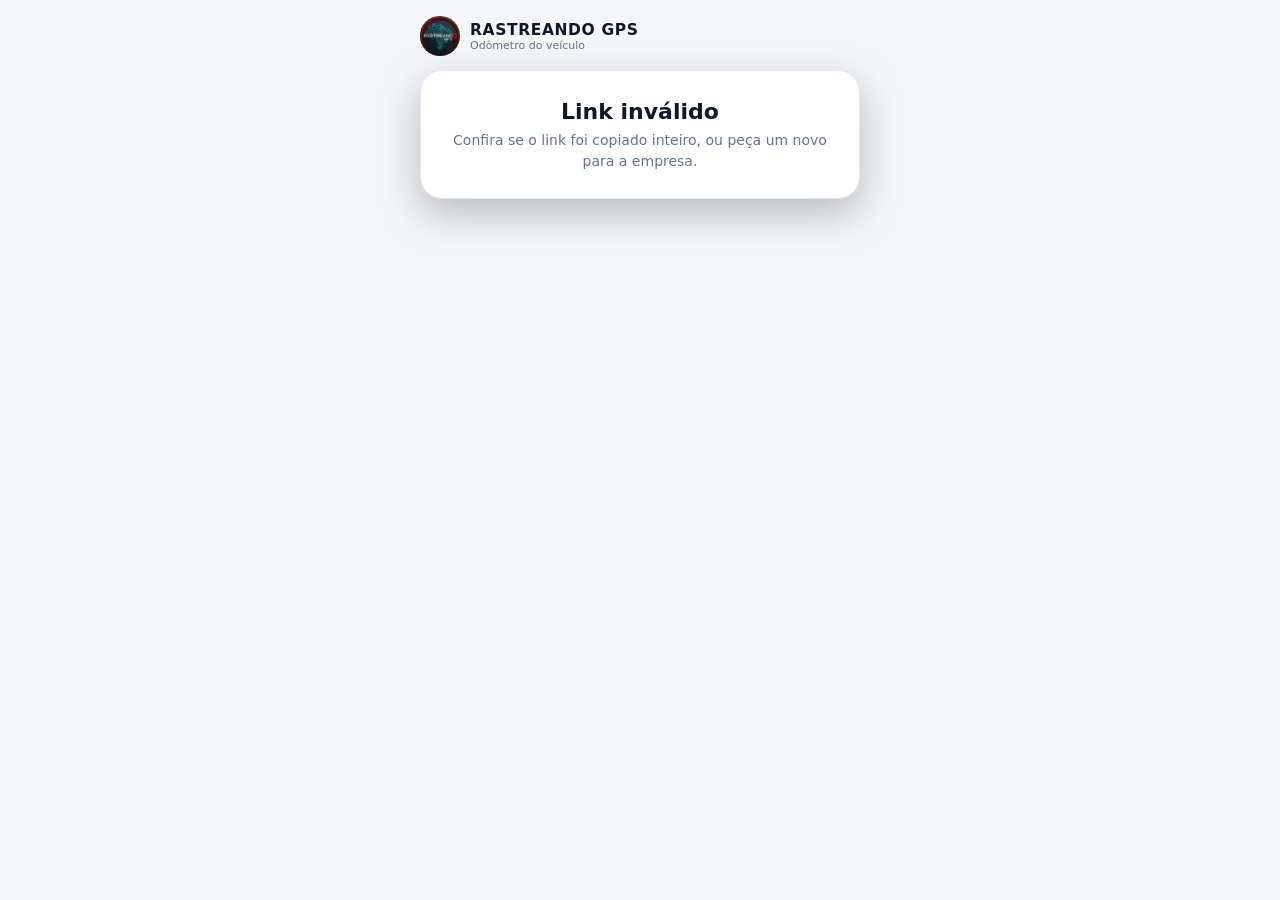
<file: checkout.html>
<!DOCTYPE html>
<html lang="pt-BR">
<head>
<meta charset="utf-8">
<meta name="viewport" content="width=device-width, initial-scale=1, viewport-fit=cover">
<meta name="robots" content="noindex, nofollow">
<meta name="referrer" content="strict-origin-when-cross-origin">
<meta name="theme-color" content="#0f1115">
<title>Odômetro do veículo · Rastreando GPS</title>
<link rel="icon" type="image/png" href="favicon.png">
<!--
  Página pública do CHECKOUT DO ODÔMETRO (Rastreando GPS, 20/10/2026, ideia do dono).
  O frotista manda este link para o motorista. O motorista digita o km do painel e envia: vira o checkout do veículo
  (a diferença conta como km rodado; combustível e troca de óleo recalculam). Sem login: só quem tem o código do link.
  Servidor: rastreamentoDesbloqueio, ações chkLinkVer e chkLinkEnviar.
-->
<style>
:root{--bg:#0f1115;--card:#181b22;--card2:#20242d;--line:#2a2f3a;--txt:#f1f5f9;--mut:#94a3b8;--green:#22c55e;--red:#ef4444;--cyan:#22d3ee}
@media (prefers-color-scheme: light){:root{--bg:#f4f6f9;--card:#fff;--card2:#eef2f6;--line:#e2e8f0;--txt:#0f172a;--mut:#64748b}}
*{box-sizing:border-box}
html,body{margin:0;background:var(--bg);color:var(--txt);font-family:Inter,system-ui,-apple-system,"Segoe UI",Roboto,sans-serif;-webkit-text-size-adjust:100%}
.pg{min-height:100vh;min-height:100dvh;display:flex;flex-direction:column;align-items:center;padding:calc(16px + env(safe-area-inset-top)) 16px calc(20px + env(safe-area-inset-bottom))}
.topo{width:100%;max-width:440px;display:flex;align-items:center;gap:10px;margin-bottom:14px}
.topo img{width:40px;height:40px;border-radius:50%;object-fit:cover}
.topo.comlogo img{border-radius:11px;object-fit:contain;background:#fff;box-shadow:0 2px 8px rgba(0,0,0,.18)}
.topo b{display:block;font-weight:800;font-size:15.5px;letter-spacing:.04em}
.topo small{display:block;font-size:11px;color:var(--mut)}
.card{width:100%;max-width:440px;background:var(--card);border:1px solid var(--line);border-radius:22px;padding:20px 18px 18px;box-shadow:0 14px 40px rgba(0,0,0,.25)}
.ico{display:flex;justify-content:center;margin:2px 0 10px}
.ico svg{width:190px;height:auto}
h1{margin:0;text-align:center;font-size:21px;line-height:1.25}
.veic{text-align:center;margin:6px 0 2px;font-weight:800;font-size:16px}
.placa{text-align:center;color:var(--mut);font-size:13px;letter-spacing:.12em}
.dica{color:var(--mut);font-size:13.5px;line-height:1.45;text-align:center;margin:12px 0 14px}
.campo{position:relative}
.campo input{width:100%;height:66px;border-radius:16px;border:2px solid var(--line);background:var(--card2);color:var(--txt);font:inherit;font-size:30px;font-weight:800;text-align:center;letter-spacing:.06em;padding:0 56px 0 16px}
.campo input:focus{outline:none;border-color:var(--cyan)}
.campo span{position:absolute;right:16px;top:50%;transform:translateY(-50%);font-weight:800;color:var(--mut)}
.ult{text-align:center;font-size:12.5px;color:var(--mut);margin-top:8px;min-height:18px}
.foto{display:flex;align-items:center;gap:12px;width:100%;height:auto;margin-top:12px;padding:12px 14px;border-radius:16px;border:2px dashed var(--line);background:var(--card2);color:var(--txt);box-shadow:none;text-align:left;font-size:14px}
.foto .fic{font-size:26px}
.foto b{display:block;font-size:15px}.foto small{display:block;color:var(--mut);font-size:12px;font-weight:600;margin-top:2px}
.foto.falta{border-color:var(--red)}
.prev{position:relative;margin-top:12px;border-radius:16px;overflow:hidden;border:1px solid var(--line)}
.prev img{display:block;width:100%;max-height:240px;object-fit:cover}
.prev button{position:absolute;right:10px;bottom:10px;width:auto;height:34px;padding:0 14px;border-radius:999px;background:rgba(15,23,42,.75);box-shadow:none;font-size:13px}
.busca{width:100%;height:46px;border-radius:14px;border:1px solid var(--line);background:var(--card2);color:var(--txt);font:inherit;font-size:15px;padding:0 14px;margin-bottom:10px}
.lista{display:flex;flex-direction:column;gap:8px;max-height:56vh;overflow:auto}
.lista .it{display:flex;align-items:center;gap:12px;width:100%;height:auto;padding:12px 14px;border-radius:14px;border:1px solid var(--line);background:var(--card2);color:var(--txt);box-shadow:none;text-align:left;font-size:14px}
.lista .it .pl{font-family:ui-monospace,Menlo,Consolas,monospace;font-weight:800;font-size:16px;letter-spacing:.08em;background:#fff;color:#0f172a;border:2px solid #1e3a8a;border-radius:6px;padding:3px 8px;flex:none;min-width:96px;text-align:center}
.lista .it b{display:block;font-size:14px}.lista .it small{display:block;color:var(--mut);font-size:12px;margin-top:2px}
.trocar{width:auto;height:32px;margin:0 0 6px;padding:0 12px;border-radius:999px;background:var(--card2);color:var(--txt);box-shadow:none;font-size:13px;border:1px solid var(--line)}
.erro{color:var(--red);font-weight:700;font-size:13.5px;text-align:center;min-height:20px;margin:10px 0 4px;line-height:1.4}
button{width:100%;height:56px;border:0;border-radius:16px;background:linear-gradient(135deg,#22c55e,#16a34a);color:#fff;font:inherit;font-size:17px;font-weight:800;cursor:pointer;box-shadow:0 8px 20px rgba(22,163,74,.3)}
button:disabled{opacity:.6}
.ok{text-align:center;padding:8px 0}
.ok .bola{width:84px;height:84px;border-radius:50%;margin:6px auto 12px;background:rgba(34,197,94,.14);display:flex;align-items:center;justify-content:center}
.ok .bola svg{width:44px;height:44px;stroke:var(--green);fill:none;stroke-width:3;stroke-linecap:round;stroke-linejoin:round}
.ok h2{margin:0 0 6px;font-size:22px}
.ok p{margin:0;color:var(--mut);font-size:14px;line-height:1.5}
.ok b{color:var(--txt)}
.rod{margin-top:16px;font-size:11px;color:var(--mut);display:flex;align-items:center;gap:6px}
.rod img{width:15px;height:15px;border-radius:50%;object-fit:cover}
.carrega{color:var(--mut);text-align:center;padding:40px 0}
[hidden]{display:none!important}
</style>
</head>
<body>
<div class="pg">
  <div class="topo" id="topo"><img id="topoImg" src="logo.jpeg" alt="" onerror="this.style.display='none'"><div><b id="topoNome">RASTREANDO GPS</b><small id="topoSub">Odômetro do veículo</small></div></div>
  <div class="card">
    <div class="carrega" id="carrega">Carregando…</div>
    <!-- 20/10/2026 (ideia do dono): link único da empresa — o motorista escolhe a placa primeiro -->
    <div id="escolha" hidden>
      <h1>Qual veículo você está usando?</h1>
      <p class="dica">Toque na placa do veículo para informar o km do painel.</p>
      <input class="busca" id="busca" type="search" placeholder="Buscar placa ou nome" autocomplete="off" hidden>
      <div class="lista" id="lista"></div>
    </div>
    <div id="form" hidden>
      <button type="button" class="trocar" id="trocar" hidden>‹ Trocar de veículo</button>
      <div class="ico" aria-hidden="true">
        <!-- desenho próprio de um painel com odômetro -->
        <svg viewBox="0 0 200 120">
          <defs><linearGradient id="g1" x1="0" y1="0" x2="0" y2="1"><stop offset="0" stop-color="#1e293b"/><stop offset="1" stop-color="#0b1220"/></linearGradient></defs>
          <path d="M14 104a86 86 0 0 1 172 0" fill="url(#g1)" stroke="#334155" stroke-width="4"/>
          <path d="M32 100a68 68 0 0 1 136 0" fill="none" stroke="#22d3ee" stroke-width="5" stroke-linecap="round" stroke-dasharray="4 10" opacity=".55"/>
          <path d="M132 50a68 68 0 0 1 36 50" fill="none" stroke="#ef4444" stroke-width="5" stroke-linecap="round" opacity=".8"/>
          <line x1="100" y1="100" x2="58" y2="72" stroke="#f97316" stroke-width="5" stroke-linecap="round"/>
          <circle cx="100" cy="100" r="9" fill="#f97316"/><circle cx="100" cy="100" r="4" fill="#0b1220"/>
          <rect x="66" y="62" width="68" height="19" rx="4" fill="#020617" stroke="#475569" stroke-width="1.5"/>
          <text x="100" y="76" text-anchor="middle" font-family="ui-monospace,Menlo,Consolas,monospace" font-size="11.5" font-weight="700" fill="#22d3ee" textLength="56" lengthAdjust="spacingAndGlyphs">048530</text>
        </svg>
      </div>
      <h1>Qual é o km do painel?</h1>
      <div class="veic" id="veic"></div>
      <div class="placa" id="placa"></div>
      <p class="dica">Olhe o <b>odômetro</b> no painel do veículo e digite só os números, sem ponto e sem vírgula.</p>
      <div class="campo"><input id="km" type="text" inputmode="numeric" pattern="[0-9]*" maxlength="9" autocomplete="off" placeholder="000000" aria-label="Km do painel"><span>km</span></div>
      <div class="ult" id="ult"></div>
      <!-- 20/10/2026 (decisão do dono): foto do painel obrigatória -->
      <input type="file" id="arq" accept="image/*" capture="environment" style="display:none">
      <button type="button" class="foto" id="btnFoto"><span class="fic">📷</span><span><b>Tirar foto do painel</b><small>Obrigatório: mostre o odômetro na foto</small></span></button>
      <div class="prev" id="prev" hidden><img id="prevImg" alt="Foto do painel"><button type="button" id="refazer">Tirar outra</button></div>
      <div class="erro" id="erro"></div>
      <button type="button" id="enviar">Enviar</button>
    </div>
    <div class="ok" id="ok" hidden>
      <div class="bola"><svg viewBox="0 0 24 24"><path d="M5 12.5l4.5 4.5L19 7.5"/></svg></div>
      <h2>Obrigado!</h2>
      <p id="okTxt"></p>
      <button type="button" class="trocar" id="outro" hidden style="margin-top:16px">Informar outro veículo</button>
    </div>
    <div class="ok" id="falha" hidden>
      <h2 id="falhaTit">Link indisponível</h2>
      <p id="falhaTxt"></p>
    </div>
  </div>
  <div class="rod" id="rod" hidden><img src="logo.jpeg" alt="" onerror="this.style.display='none'">Rastreado por Rastreando GPS</div>
</div>
<script>
const FN = 'https://southamerica-east1-rastreando-assinaturas.cloudfunctions.net/rastreamentoDesbloqueio';
const $ = id => document.getElementById(id);
const codigo = (new URLSearchParams(location.search).get('c') || '').trim();
const num = n => Number(n || 0).toLocaleString('pt-BR');
async function chamar(acao, extra) {
  const r = await fetch(FN, { method: 'POST', headers: { 'Content-Type': 'application/json' }, credentials: 'omit', body: JSON.stringify(Object.assign({ acao, codigo }, extra || {})) });
  let j = {}; try { j = await r.json(); } catch (e) {}
  if (!r.ok) { const e = new Error(r.status === 429 ? 'Muitos envios seguidos. Espere uns minutos e tente de novo.' : (j.erro || 'Não consegui falar com o servidor. Confira a internet.')); e.status = r.status; throw e; }
  return j;
}
function falhar(tit, txt) { $('carrega').hidden = true; $('form').hidden = true; $('falha').hidden = false; $('falhaTit').textContent = tit; $('falhaTxt').textContent = txt; }
let VEIC = null, LISTA = [], LOGO_OK = false; /* VEIC = id escolhido no link único */
const plTxt = p => p ? String(p).replace(/^([A-Z]{3})(\d)/, '$1-$2') : '';
function aplicarLogo(lg) {
  if (LOGO_OK || !lg || !/^data:image\//.test(lg.img || '')) return; LOGO_OK = true; /* logo do cliente (frotista Premium) */
  $('topo').classList.add('comlogo'); $('topoImg').style.display = ''; $('topoImg').src = lg.img;
  $('topoNome').textContent = lg.nome || ''; if (!lg.nome) $('topoNome').style.display = 'none';
  $('rod').hidden = false;
}
function pintarLista() {
  const q = ($('busca').value || '').toLowerCase().replace(/[^a-z0-9 ]/g, '');
  const l = LISTA.filter(x => !q || (x.placa + ' ' + x.nome).toLowerCase().replace(/[^a-z0-9 ]/g, '').includes(q));
  $('lista').innerHTML = l.map(x => '<button type="button" class="it" data-v="' + x.id + '">' + (x.placa ? '<span class="pl">' + plTxt(x.placa) + '</span>' : '') + '<span><b>' + String(x.nome).replace(/[<>&]/g, '') + '</b><small>' + (x.ultimo && x.ultimo.km ? 'Último: ' + num(x.ultimo.km) + ' km em ' + new Date(x.ultimo.em).toLocaleDateString('pt-BR', { timeZone: 'America/Sao_Paulo' }) : 'Ainda sem registro') + '</small></span></button>').join('') || '<p class="dica">Nenhum veículo com essa busca.</p>';
}
$('busca').addEventListener('input', pintarLista);
$('lista').addEventListener('click', e => { const b = e.target.closest('[data-v]'); if (!b) return; VEIC = +b.dataset.v; try { history.replaceState(null, '', '?c=' + encodeURIComponent(codigo) + '&v=' + VEIC); } catch (x) {} abrir(); });
$('outro').onclick = () => { $('ok').hidden = true; $('trocar').onclick(); };
$('trocar').onclick = () => { VEIC = null; $('enviar').disabled = false; $('enviar').textContent = 'Enviar'; FOTO.img = ''; FOTO.mini = ''; $('prev').hidden = true; $('btnFoto').hidden = false; $('km').value = ''; $('erro').textContent = ''; try { history.replaceState(null, '', '?c=' + encodeURIComponent(codigo)); } catch (x) {} abrir(); };
async function abrir() {
  if (!/^[A-Za-z0-9]{12,20}$/.test(codigo)) { falhar('Link inválido', 'Confira se o link foi copiado inteiro, ou peça um novo para a empresa.'); return; }
  if (VEIC === null) { const v0 = Number(new URLSearchParams(location.search).get('v')); if (v0 > 0) VEIC = v0; }
  $('carrega').hidden = false; $('form').hidden = true; $('escolha').hidden = true;
  try {
    const d = await chamar('chkLinkVer', VEIC ? { deviceId: VEIC } : {});
    aplicarLogo(d.logo);
    if (d.universal && d.lista) { /* link único: primeiro a placa */
      LISTA = d.lista || []; $('busca').hidden = LISTA.length < 7; pintarLista();
      document.title = 'Odômetro do veículo';
      $('carrega').hidden = true; $('escolha').hidden = false; return;
    }
    $('trocar').hidden = !d.universal;
    $('veic').textContent = d.nome || 'Veículo';
    $('placa').textContent = d.placa ? String(d.placa).replace(/^([A-Z]{3})(\d)/, '$1-$2') : '';
    $('ult').textContent = d.ultimo && d.ultimo.km ? 'Último registro: ' + num(d.ultimo.km) + ' km em ' + new Date(d.ultimo.em).toLocaleDateString('pt-BR', { timeZone: 'America/Sao_Paulo' }) : '';
    document.title = 'Odômetro · ' + (d.nome || 'Veículo');
    $('carrega').hidden = true; $('form').hidden = false;
    setTimeout(() => { try { $('km').focus(); } catch (e) {} }, 200);
  } catch (e) {
    if (e.status === 404 && VEIC) { VEIC = null; try { history.replaceState(null, '', '?c=' + encodeURIComponent(codigo)); } catch (x) {} abrir(); return; } /* veículo saiu da lista: volta para as placas */
    if (e.status === 410 && /indisponível no momento/i.test(e.message)) { falhar('Serviço indisponível no momento', 'Tente mais tarde ou fale com a empresa.'); return; }
    if (e.status === 404 || e.status === 410) falhar('Link indisponível', e.message);
    else falhar('Sem conexão', 'Não consegui abrir. Confira a internet e abra o link de novo.');
  }
}
$('km').addEventListener('input', () => { const v = $('km').value.replace(/\D/g, '').slice(0, 9); if ($('km').value !== v) $('km').value = v; $('erro').textContent = ''; });
$('km').addEventListener('keydown', e => { if (e.key === 'Enter') { e.preventDefault(); enviar(); } });
$('enviar').onclick = enviar;
/* foto: diminui no celular (até 1024 px, ~100 KB) e faz a miniatura (96 px) */
const FOTO = { img: '', mini: '' };
function reduzir(im, lado, q) { const k = Math.min(1, lado / Math.max(im.width, im.height)), c = document.createElement('canvas'); c.width = Math.max(1, Math.round(im.width * k)); c.height = Math.max(1, Math.round(im.height * k)); c.getContext('2d').drawImage(im, 0, 0, c.width, c.height); return c.toDataURL('image/jpeg', q); }
$('btnFoto').onclick = () => { $('arq').value = ''; $('arq').click(); };
$('refazer').onclick = () => { $('arq').value = ''; $('arq').click(); };
$('arq').addEventListener('change', () => {
  const f = $('arq').files && $('arq').files[0]; if (!f) return;
  if (!/^image\//.test(f.type || 'image/')) { $('erro').textContent = 'Escolha uma foto.'; return; }
  const url = URL.createObjectURL(f), im = new Image();
  im.onload = () => {
    try {
      let img = reduzir(im, 1024, 0.72); if (img.length > 250000) img = reduzir(im, 800, 0.6);
      FOTO.img = img; FOTO.mini = reduzir(im, 96, 0.6);
      $('prevImg').src = img; $('prev').hidden = false; $('btnFoto').hidden = true; $('btnFoto').classList.remove('falta'); $('erro').textContent = '';
    } catch (e) { $('erro').textContent = 'Não consegui usar essa foto. Tente de novo.'; }
    URL.revokeObjectURL(url);
  };
  im.onerror = () => { $('erro').textContent = 'Não consegui abrir a foto. Tente de novo.'; URL.revokeObjectURL(url); };
  im.src = url;
});
async function enviar() {
  const b = $('enviar'); if (b.disabled) return;
  const km = Number($('km').value.replace(/\D/g, ''));
  if (!(km > 0)) { $('erro').textContent = 'Digite o km que aparece no painel.'; $('km').focus(); return; }
  if (!FOTO.img) { $('erro').textContent = 'Tire a foto do painel para enviar.'; $('btnFoto').classList.add('falta'); return; }
  b.disabled = true; b.textContent = 'Enviando…'; $('erro').textContent = '';
  try {
    const r = await chamar('chkLinkEnviar', Object.assign({ km, foto: FOTO.img, mini: FOTO.mini }, VEIC ? { deviceId: VEIC } : {}));
    $('form').hidden = true; $('ok').hidden = false; $('outro').hidden = $('trocar').hidden;
    $('okTxt').innerHTML = 'Registramos <b>' + num(r.km) + ' km</b> no ' + (r.nome || 'veículo').replace(/[<>&]/g, '') + '.<br>Pode fechar esta página. Da próxima vez, use este mesmo link.';
  } catch (e) {
    $('erro').textContent = e.message; b.disabled = false; b.textContent = 'Enviar';
  }
}
abrir();
</script>
</body>
</html>
</file>
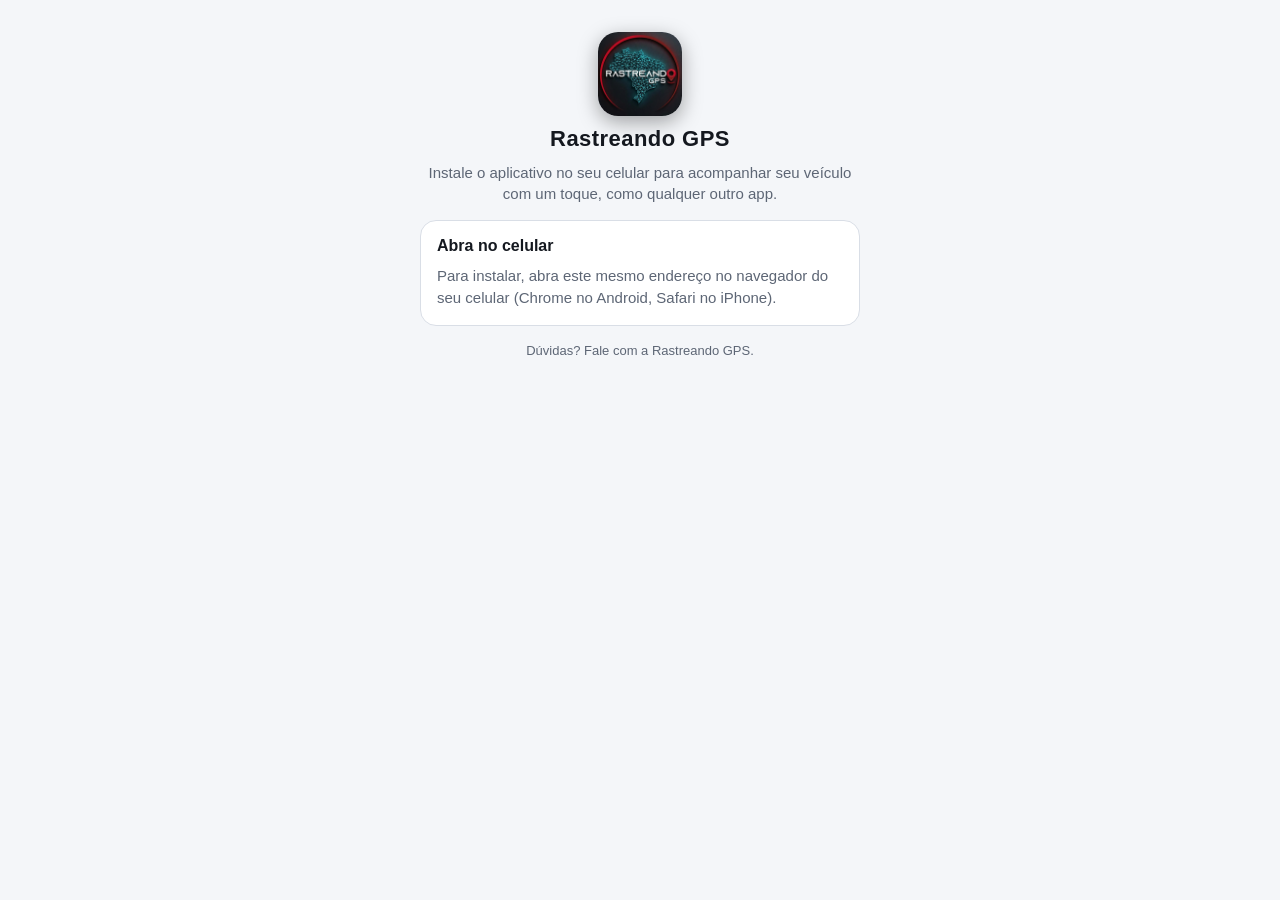
<file: instalar.html>
<!DOCTYPE html>
<html lang="pt-BR">
<head>
<meta charset="UTF-8">
<meta name="viewport" content="width=device-width, initial-scale=1, viewport-fit=cover">
<meta name="theme-color" content="#0f1115">
<title>Instalar o app Rastreando GPS</title>
<link rel="manifest" href="manifest.json">
<link rel="apple-touch-icon" href="apple-touch-icon.png">
<meta name="apple-mobile-web-app-capable" content="yes">
<meta name="mobile-web-app-capable" content="yes">
<meta name="apple-mobile-web-app-title" content="Rastreando">
<style>
:root{--bg:#0f1115;--card:#171a20;--card2:#1f232b;--line:#2a2f39;--txt:#f2f4f7;--mut:#9aa3b2;--red:#e3262f;--green:#33d17a;--amber:#f5b83d}
@media (prefers-color-scheme:light){:root{--bg:#f4f6f9;--card:#fff;--card2:#eef1f5;--line:#d9dee6;--txt:#14181f;--mut:#5d6675;--red:#d81f28;--green:#1a9e57;--amber:#b87800}}
*{box-sizing:border-box;margin:0;padding:0;-webkit-tap-highlight-color:transparent}
body{background:var(--bg);color:var(--txt);font-family:-apple-system,BlinkMacSystemFont,"Segoe UI",Roboto,Helvetica,Arial,sans-serif;min-height:100vh;min-height:100dvh;padding:24px 16px calc(24px + env(safe-area-inset-bottom));display:flex;justify-content:center}
main{width:100%;max-width:440px;display:flex;flex-direction:column;gap:16px}
.brand{display:flex;flex-direction:column;align-items:center;gap:10px;text-align:center;padding-top:8px}
.brand img{width:84px;height:84px;border-radius:20px;object-fit:cover;box-shadow:0 6px 20px rgba(0,0,0,.35)}
.brand h1{font-size:22px;letter-spacing:.02em}
.brand p{font-size:15px;color:var(--mut);line-height:1.4}
.card{background:var(--card);border:1px solid var(--line);border-radius:16px;padding:16px}
.card h2{font-size:16px;margin-bottom:10px}
.btn{display:flex;align-items:center;justify-content:center;gap:8px;width:100%;height:52px;border-radius:14px;font:inherit;font-weight:700;font-size:16px;border:0;cursor:pointer;text-decoration:none;color:#fff;background:var(--red)}
.btn[disabled]{opacity:.5;cursor:default}
.btn.out{background:var(--card2);color:var(--txt);border:1px solid var(--line)}
.steps{list-style:none;display:flex;flex-direction:column;gap:12px;counter-reset:s}
.steps li{display:flex;gap:12px;align-items:flex-start;font-size:15px;line-height:1.45;counter-increment:s}
.steps li::before{content:counter(s);flex:none;width:28px;height:28px;border-radius:50%;background:var(--red);color:#fff;font-weight:700;font-size:14px;display:flex;align-items:center;justify-content:center}
.steps svg{vertical-align:-5px;width:22px;height:22px;stroke:var(--red);fill:none;stroke-width:2;stroke-linecap:round;stroke-linejoin:round}
.aviso{background:rgba(245,184,61,.12);border:1px solid var(--amber);color:var(--txt);border-radius:12px;padding:12px 14px;font-size:14px;line-height:1.45}
.ok{background:rgba(51,209,122,.12);border:1px solid var(--green);border-radius:12px;padding:12px 14px;font-size:15px;line-height:1.45;font-weight:600}
.peq{font-size:13px;color:var(--mut);line-height:1.45;text-align:center}
/* iPhone: passo a passo ilustrado */
.passo{background:var(--card2);border:1px solid var(--line);border-radius:14px;padding:14px;display:flex;flex-direction:column;gap:10px}
.passo .t{display:flex;gap:10px;align-items:center;font-size:15px;line-height:1.35}
.passo .t::before{content:attr(data-n);flex:none;width:28px;height:28px;border-radius:50%;background:var(--red);color:#fff;font-weight:700;font-size:14px;display:flex;align-items:center;justify-content:center}
.mock{background:var(--bg);border:1px solid var(--line);border-radius:12px;padding:10px;font-size:13px;color:var(--mut)}
.bar{display:flex;align-items:center;justify-content:space-around;height:46px}
.bar .ic{width:36px;height:36px;display:flex;align-items:center;justify-content:center;border-radius:50%;opacity:.55}
.bar svg,.row svg{width:20px;height:20px;stroke:currentColor;fill:none;stroke-width:2;stroke-linecap:round;stroke-linejoin:round}
.dest{opacity:1!important;color:var(--red);position:relative;animation:pulso 1.4s ease-in-out infinite}
.dest::after{content:"";position:absolute;inset:-4px;border:2px solid var(--red);border-radius:50%}
.row{display:flex;align-items:center;justify-content:space-between;padding:10px 8px;border-bottom:1px solid var(--line);opacity:.6}
.row:last-child{border-bottom:0}
.row.dest{opacity:1;color:var(--txt);font-weight:700;background:rgba(227,38,47,.14);border:2px solid var(--red);border-radius:10px;animation:pulso 1.4s ease-in-out infinite}
.row.dest::after{display:none}
.dlg{display:flex;flex-direction:column;gap:10px}
.dlg .top{display:flex;justify-content:space-between;align-items:center;font-weight:600;color:var(--txt)}
.dlg .cancel{opacity:.6}
.dlg .add{padding:6px 14px;border-radius:10px;border:2px solid var(--red);color:var(--red);font-weight:700;animation:pulso 1.4s ease-in-out infinite}
.dlg .nm{display:flex;align-items:center;gap:10px;background:var(--card);border:1px solid var(--line);border-radius:10px;padding:8px;color:var(--txt)}
.dlg .nm img{width:36px;height:36px;border-radius:8px}
@keyframes pulso{0%,100%{transform:scale(1)}50%{transform:scale(1.07)}}
@media (prefers-reduced-motion:reduce){.dest,.row.dest,.dlg .add{animation:none}}
.carrossel{display:flex;gap:10px;overflow-x:auto;scroll-snap-type:x mandatory;-webkit-overflow-scrolling:touch;scrollbar-width:none;margin:0 -4px;padding:0 4px;align-items:stretch}
.carrossel::-webkit-scrollbar{display:none}
.carrossel .passo{flex:0 0 100%;scroll-snap-align:center;min-height:0}
.pontos{display:flex;justify-content:center;gap:8px;margin-top:12px}
.pontos i{width:8px;height:8px;border-radius:50%;background:var(--line);transition:.2s}
.pontos i.on{background:var(--red);width:22px;border-radius:4px}
#dicaDeslize{margin-top:8px}
#dicaIos{font-size:12.5px}
@media (max-height:760px){body{padding-top:14px}.brand{gap:6px;padding-top:0}.brand img{width:56px;height:56px;border-radius:14px}.brand h1{font-size:19px}.brand p{display:none}}
/* 04/11/2026 (dono): o quadro tem o tamanho do vídeo (sem faixas pretas dos lados) e o botão de som fica em cima dele */
/* 10/11/2026 (dono): vídeo menor e sem a caixa em volta, para o botão "Instalar o aplicativo" aparecer sem rolar a tela */
#videoIos{position:relative;width:min(78%,calc(44vh * 9 / 16));width:min(78%,calc(44svh * 9 / 16));margin:0 auto}
#ios{background:transparent;border:0;padding:0}
#ios h2{text-align:center;margin-bottom:8px}
#ios .peq{font-size:12.5px;line-height:1.35}
#videoIos video{display:block;width:100%;height:auto;aspect-ratio:9/16;object-fit:cover;border-radius:12px;background:#151b2b}
.vsom{position:absolute;left:50%;bottom:5%;transform:translateX(-50%);border:1.5px solid rgba(255,255,255,.6);border-radius:999px;background:rgba(10,15,30,.72);color:#fff;font:inherit;font-size:13px;font-weight:700;padding:8px 13px;cursor:pointer;white-space:nowrap;animation:vsomPulsa 1.4s ease-in-out infinite}
@keyframes vsomPulsa{50%{transform:translateX(-50%) scale(1.07);box-shadow:0 0 0 8px rgba(255,255,255,.12)}}
@media (prefers-reduced-motion:reduce){.vsom{animation:none}}
#dicaIos{font-size:13px;color:var(--mut);line-height:1.45}
[hidden]{display:none!important}
</style>
</head>
<body>
<main>
  <div class="brand">
    <img src="logo.jpeg" alt="" onerror="this.onerror=null;this.src='icon-192.png'">
    <h1>Rastreando GPS</h1>
    <p>Instale o aplicativo no seu celular para acompanhar seu veículo com um toque, como qualquer outro app.</p>
  </div>

  <div class="ok" id="jaInstalado" hidden>O aplicativo já está instalado neste aparelho.</div>
  <div class="ok" id="instaladoAgora" hidden>Pronto! O aplicativo foi instalado. Procure o ícone “Rastreando” na tela do seu celular.</div>

  <!-- Android -->
  <section class="card" id="android" hidden>
    <h2>Instalar no Android</h2>
    <div class="aviso" id="avisoAndroidWeb" hidden style="margin-bottom:12px">Esta página abriu dentro de outro aplicativo (como WhatsApp ou Instagram). Toque nos três pontinhos <b>⋮</b> e escolha <b>Abrir no Chrome</b> para poder instalar.</div>
    <button class="btn" id="btnInstalar" disabled>Instalar o aplicativo</button>
    <div id="manualAndroid" hidden style="margin-top:14px">
      <p class="peq" style="text-align:left;margin-bottom:10px">Se o botão não funcionar, faça assim no Chrome:</p>
      <ol class="steps">
        <li><span>Toque nos <b>três pontinhos ⋮</b> no canto de cima da tela.</span></li>
        <li><span>Toque em <b>Instalar aplicativo</b> (ou <b>Adicionar à tela inicial</b>).</span></li>
        <li><span>Confirme em <b>Instalar</b>.</span></li>
      </ol>
    </div>
  </section>

  <!-- iPhone -->
  <section class="card" id="ios" hidden>
    <h2>Instalar no iPhone</h2>
    <div class="aviso" id="avisoIosWeb" hidden style="margin-bottom:12px">Esta página abriu dentro de outro aplicativo (como WhatsApp ou Instagram). Abra no <b>Safari</b> primeiro: toque no ícone de menu ou compartilhar e escolha <b>Abrir no Safari</b>.</div>
    <!-- 04/11/2026 (dono): no iPhone, o vídeo do passo a passo no lugar da demonstração (os cartões não estavam ajudando) -->
    <div id="videoIos" style="margin-bottom:8px"><video id="vIos" src="tutorial-iphone.mp4" poster="tutorial-iphone-capa.jpg" autoplay muted loop playsinline preload="metadata" width="720" height="1280" aria-label="Vídeo: como instalar o app no iPhone"></video><button type="button" id="vIosSom" class="vsom">🔇 Toque para ouvir</button></div>
    <p class="peq" style="margin:0 0 4px">Assista e faça igual: no <b>Safari</b>, toque nos <b>três pontinhos ⋯</b> → <b>Compartilhar</b> → <b>Adicionar à Tela de Início</b> → <b>Adicionar</b>.</p>
  </section>

  <!-- Computador / outros -->
  <section class="card" id="outros" hidden>
    <h2>Abra no celular</h2>
    <p style="font-size:15px;line-height:1.45;color:var(--mut)">Para instalar, abra este mesmo endereço no navegador do seu celular (Chrome no Android, Safari no iPhone).</p>
  </section>

  <a class="btn" id="abrir" href="tempo-real.html" hidden>Instalar o aplicativo</a>
  <p class="peq">Dúvidas? Fale com a Rastreando GPS.</p>
</main>

<script>
(function(){
  var ua = navigator.userAgent || '';
  var ios = /iPhone|iPad|iPod/.test(ua) || (navigator.platform === 'MacIntel' && navigator.maxTouchPoints > 1);
  var android = /Android/i.test(ua);
  var standalone = (window.matchMedia && matchMedia('(display-mode: standalone)').matches) || navigator.standalone === true;
  var navegadorInterno = /FBAN|FBAV|Instagram|Line\/|MicroMessenger|WhatsApp|TikTok|; wv\)/i.test(ua) ||
    (ios && !/Safari\//.test(ua) && !/CriOS|FxiOS|EdgiOS/.test(ua));
  var $ = function(id){ return document.getElementById(id) };
  var promptAdiado = null;

  if (standalone) {
    $('jaInstalado').hidden = false;
    $('abrir').textContent = 'Abrir o aplicativo'; $('abrir').hidden = false;
  } else if (ios) {
    $('ios').hidden = false;
    $('abrir').hidden = false; /* no iPhone a instalação continua na tela do app */
    if (navegadorInterno) $('avisoIosWeb').hidden = false;
  } else if (android) {
    $('android').hidden = false;
    if (navegadorInterno) { $('avisoAndroidWeb').hidden = false; $('manualAndroid').hidden = false; }
    else setTimeout(function(){ if (!promptAdiado) $('manualAndroid').hidden = false }, 2500);
  } else {
    $('outros').hidden = false;
  }




  /* 04/11/2026 (dono): tocar no vídeo ou no botão liga o som e começa do início, com os controles */
  var vIos = $('vIos'), vSom = $('vIosSom');
  if (vIos && vSom) {
    var comSom = function(){
      vIos.muted = false; vIos.loop = false; vIos.controls = true;
      try { vIos.currentTime = 0 } catch (e) {}
      var p = vIos.play(); if (p && p.catch) p.catch(function(){});
      vSom.hidden = true;
    };
    vSom.addEventListener('click', comSom);
    vIos.addEventListener('click', function(){ if (vIos.muted) comSom() });
    vIos.addEventListener('ended', function(){ vIos.muted = true; vIos.loop = true; vIos.controls = false; vSom.hidden = false; var p = vIos.play(); if (p && p.catch) p.catch(function(){}) });
  }

  /* carrossel dos passos do iPhone */
  var car = $('carrossel');
  if (car) {
    var pontos = $('pontos').children;
    var atualizar = function(){
      var w = car.clientWidth || 1, n = Math.round(car.scrollLeft / (w + 10));
      if (n < 0) n = 0; if (n > pontos.length - 1) n = pontos.length - 1;
      for (var i = 0; i < pontos.length; i++) pontos[i].className = (i === n ? 'on' : '');
      $('dicaDeslize').hidden = n > 0;
    };
    car.addEventListener('scroll', atualizar, {passive:true});
    window.addEventListener('resize', atualizar);
  }

  window.addEventListener('beforeinstallprompt', function(e){
    e.preventDefault();
    promptAdiado = e;
    $('btnInstalar').disabled = false;
    $('manualAndroid').hidden = true;
  });
  $('btnInstalar').addEventListener('click', function(){
    if (!promptAdiado) { $('manualAndroid').hidden = false; return }
    promptAdiado.prompt();
    promptAdiado.userChoice.then(function(r){
      if (r && r.outcome === 'accepted') { $('android').hidden = true; $('instaladoAgora').hidden = false }
      promptAdiado = null; $('btnInstalar').disabled = true;
    }).catch(function(){});
  });
  window.addEventListener('appinstalled', function(){ $('android').hidden = true; $('instaladoAgora').hidden = false });

  if ('serviceWorker' in navigator && location.protocol === 'https:') {
    navigator.serviceWorker.register('sw.js').catch(function(){});
  }
})();
</script>
</body>
</html>
</file>
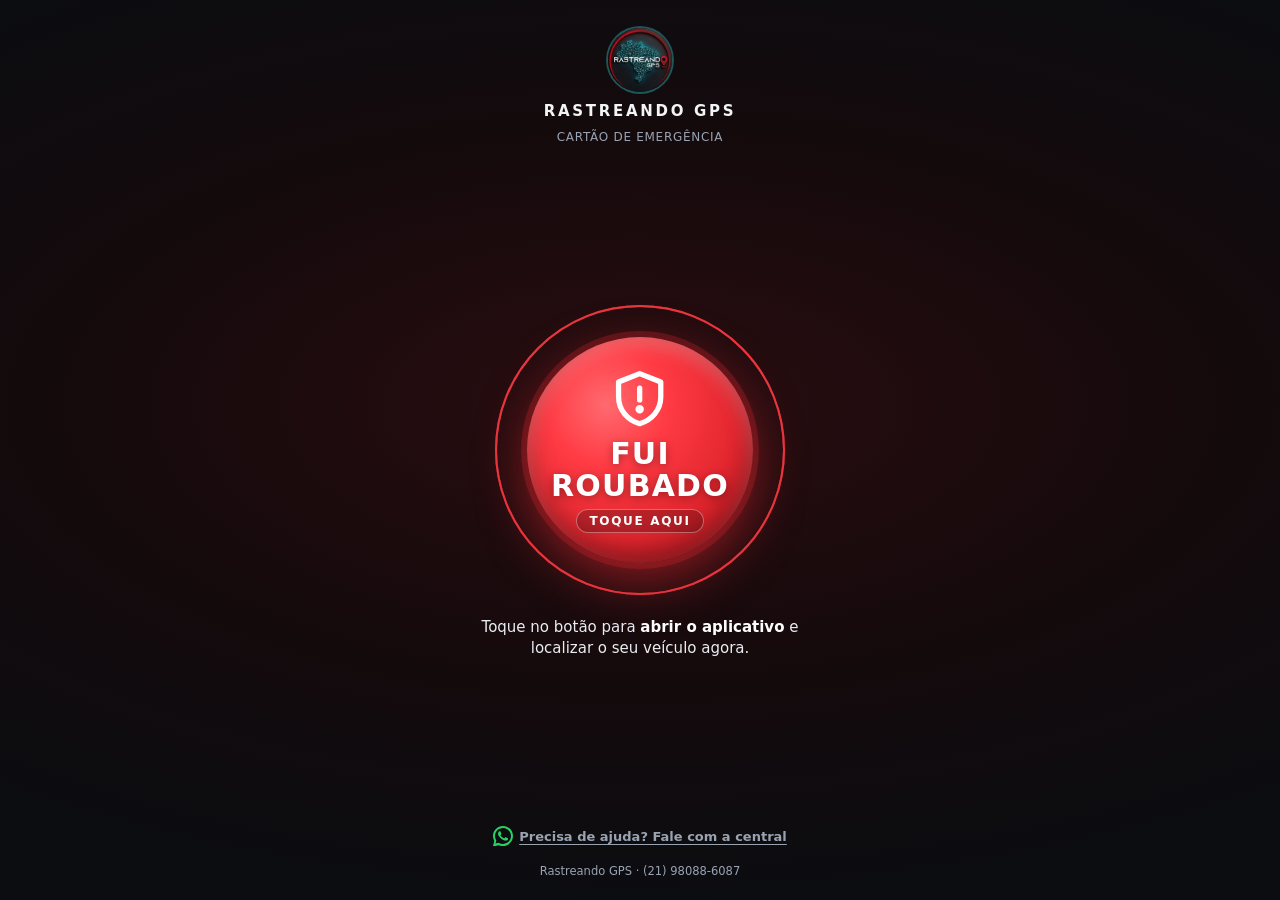
<file: nfc.html>
<!DOCTYPE html>
<html lang="pt-BR">
<head>
<meta charset="UTF-8">
<meta name="viewport" content="width=device-width, initial-scale=1, viewport-fit=cover">
<meta name="theme-color" content="#0b0d11">
<meta name="robots" content="noindex">
<title>Rastreando GPS · Emergência</title>
<!--
  Página do cartão/adesivo NFC (14/10/2026, pedido do dono). O link gravado nas fitinhas é SEMPRE:
    https://gps.rastreandogpsbr.com.br/nfc.html            (genérico)
    https://gps.rastreandogpsbr.com.br/nfc.html?u=LOGIN    (já abre o app com o login do cliente preenchido)
  O botão "FUI ROUBADO" leva para a tela de entrada do app (a senha o cliente digita: NUNCA gravar senha na fitinha).
  Se o app mudar de endereço, ou quando o botão passar a avisar a central, muda-se só ESTE arquivo.
-->
<style>
  :root{--bg:#0b0d11;--txt:#f2f4f7;--mut:#9aa3b2;--red:#e3262f;--red2:#ff3b44;--cyan:#38e1e6}
  *{box-sizing:border-box}
  html,body{margin:0;min-height:100%;background:var(--bg);color:var(--txt);font-family:system-ui,-apple-system,"Segoe UI",Roboto,sans-serif;-webkit-tap-highlight-color:transparent}
  body{background:radial-gradient(120% 80% at 50% 45%,#2a0d10 0%,#140a0c 38%,var(--bg) 70%)}
  .tela{min-height:100vh;min-height:100dvh;display:flex;flex-direction:column;align-items:center;justify-content:space-between;padding:28px 16px calc(22px + env(safe-area-inset-bottom));text-align:center}
  .topo{display:flex;flex-direction:column;align-items:center;gap:10px}
  .topo img{width:64px;height:64px;border-radius:50%;object-fit:cover;box-shadow:0 0 0 2px rgba(56,225,230,.35)}
  .topo b{font-size:15px;letter-spacing:.18em;font-weight:800}
  .topo small{font-size:12px;color:var(--mut);letter-spacing:.06em;text-transform:uppercase}
  .meio{display:flex;flex-direction:column;align-items:center;gap:22px;margin:24px 0}
  .alvo{position:relative;width:min(74vw,290px);aspect-ratio:1;display:flex;align-items:center;justify-content:center}
  .onda{position:absolute;inset:0;border-radius:50%;border:2px solid rgba(255,59,68,.55);animation:onda 2.2s ease-out infinite}
  .onda.b{animation-delay:.73s}.onda.c{animation-delay:1.46s}
  @keyframes onda{0%{transform:scale(.72);opacity:1}100%{transform:scale(1.18);opacity:0}}
  .botao{position:relative;width:78%;aspect-ratio:1;border-radius:50%;border:none;cursor:pointer;color:#fff;text-decoration:none;
    background:radial-gradient(circle at 35% 30%,#ff6a70 0%,var(--red2) 28%,var(--red) 62%,#9e1118 100%);
    box-shadow:0 0 0 6px rgba(227,38,47,.25),0 18px 50px rgba(227,38,47,.55),inset 0 -10px 24px rgba(0,0,0,.35),inset 0 8px 18px rgba(255,255,255,.25);
    display:flex;flex-direction:column;align-items:center;justify-content:center;gap:8px;animation:pulsa 1.6s ease-in-out infinite;transition:transform .12s}
  .botao:active{transform:scale(.94)}
  @keyframes pulsa{0%,100%{box-shadow:0 0 0 6px rgba(227,38,47,.25),0 18px 50px rgba(227,38,47,.55),inset 0 -10px 24px rgba(0,0,0,.35),inset 0 8px 18px rgba(255,255,255,.25)}
    50%{box-shadow:0 0 0 14px rgba(227,38,47,.12),0 18px 70px rgba(255,59,68,.8),inset 0 -10px 24px rgba(0,0,0,.35),inset 0 8px 18px rgba(255,255,255,.25)}}
  .botao svg{width:28%;height:auto}
  .botao span{font-size:clamp(22px,7.4vw,30px);font-weight:900;letter-spacing:.04em;line-height:1.05;text-shadow:0 2px 8px rgba(0,0,0,.35)}
  .botao em{font-style:normal;font-size:12px;font-weight:800;letter-spacing:.14em;padding:4px 12px;border-radius:999px;background:rgba(0,0,0,.22);border:1px solid rgba(255,255,255,.35)}
  .sub{font-size:15px;color:#e9ecf1;max-width:320px;line-height:1.4;margin:0}
  .sub b{color:#fff}
  .baixo{display:flex;flex-direction:column;align-items:center;gap:12px;width:100%;max-width:360px}
  .wpp{display:inline-flex;align-items:center;gap:6px;padding:6px 4px;color:var(--mut);font-size:13px;font-weight:600;text-decoration:underline;text-underline-offset:3px}
  .wpp svg{width:20px;height:20px;color:#25D366;flex:none} /* 14/10/2026: símbolo do WhatsApp verde */
  .rod{font-size:11.5px;color:var(--mut)}
  @media (prefers-reduced-motion:reduce){.onda,.botao{animation:none}}
</style>
</head>
<body>
  <main class="tela">
    <div class="topo">
      <img src="./logo.jpeg" alt="Rastreando GPS" onerror="this.style.display='none'">
      <b>RASTREANDO GPS</b>
      <small>Cartão de emergência</small>
    </div>

    <div class="meio">
      <div class="alvo">
        <div class="onda"></div><div class="onda b"></div><div class="onda c"></div>
        <a class="botao" id="btnRoubo" href="./tempo-real.html" aria-label="Fui roubado: abrir o aplicativo e localizar o veículo">
          <svg viewBox="0 0 24 24" fill="none" stroke="#fff" stroke-width="2" stroke-linecap="round" stroke-linejoin="round" aria-hidden="true"><path d="M12 2.5l8 3.2v5.6c0 5-3.4 8.9-8 10.2-4.6-1.3-8-5.2-8-10.2V5.7z"/><path d="M12 8v4.5"/><circle cx="12" cy="16" r=".6" fill="#fff"/></svg>
          <span>FUI<br>ROUBADO</span>
          <em>TOQUE AQUI</em>
        </a>
      </div>
      <p class="sub">Toque no botão para <b>abrir o aplicativo</b> e localizar o seu veículo agora.</p>
    </div>

    <div class="baixo">
      <a class="wpp" href="https://wa.me/5521980886087?text=Preciso%20de%20ajuda%3A%20meu%20ve%C3%ADculo%20foi%20roubado." target="_blank" rel="noopener">
        <svg viewBox="0 0 24 24" fill="currentColor" aria-hidden="true"><path d="M17.47 14.38c-.3-.15-1.76-.87-2.03-.97-.27-.1-.47-.15-.67.15-.2.3-.77.97-.94 1.16-.17.2-.35.22-.64.07-.3-.15-1.26-.46-2.39-1.48-.88-.79-1.48-1.76-1.65-2.06-.17-.3-.02-.46.13-.61.13-.13.3-.35.45-.52.15-.17.2-.3.3-.5.1-.2.05-.37-.03-.52-.07-.15-.67-1.61-.92-2.21-.24-.58-.49-.5-.67-.51h-.57c-.2 0-.52.07-.79.37-.27.3-1.04 1.02-1.04 2.48s1.07 2.88 1.21 3.07c.15.2 2.1 3.2 5.08 4.49.71.31 1.26.49 1.7.63.71.23 1.36.2 1.87.12.57-.09 1.76-.72 2-1.41.25-.7.25-1.29.17-1.41-.07-.12-.27-.2-.57-.35z"/><path d="M12 0C5.37 0 0 5.37 0 12c0 2.12.55 4.12 1.52 5.85L.06 23.89a.5.5 0 00.61.61l6-1.46A11.95 11.95 0 0012 24c6.63 0 12-5.37 12-12S18.63 0 12 0zm0 21.6a9.56 9.56 0 01-4.91-1.35l-.35-.21-3.64.89.91-3.54-.23-.36A9.56 9.56 0 012.4 12C2.4 6.7 6.7 2.4 12 2.4s9.6 4.3 9.6 9.6-4.3 9.6-9.6 9.6z"/></svg>
        Precisa de ajuda? Fale com a central
      </a>
      <div class="rod">Rastreando GPS · (21) 98088-6087</div>
    </div>
  </main>
<script>
  // Leva o login do cliente (nfc.html?u=LOGIN) para a tela de entrada do app. Senha nunca vai no link.
  (function () {
    var b = document.getElementById('btnRoubo');
    try { var q = location.search || ''; if (q) b.href = './tempo-real.html' + q; } catch (e) {}
    b.addEventListener('click', function () { try { if (navigator.vibrate) navigator.vibrate([60, 40, 60]); } catch (e) {} });
  })();
</script>
</body>
</html>
</file>
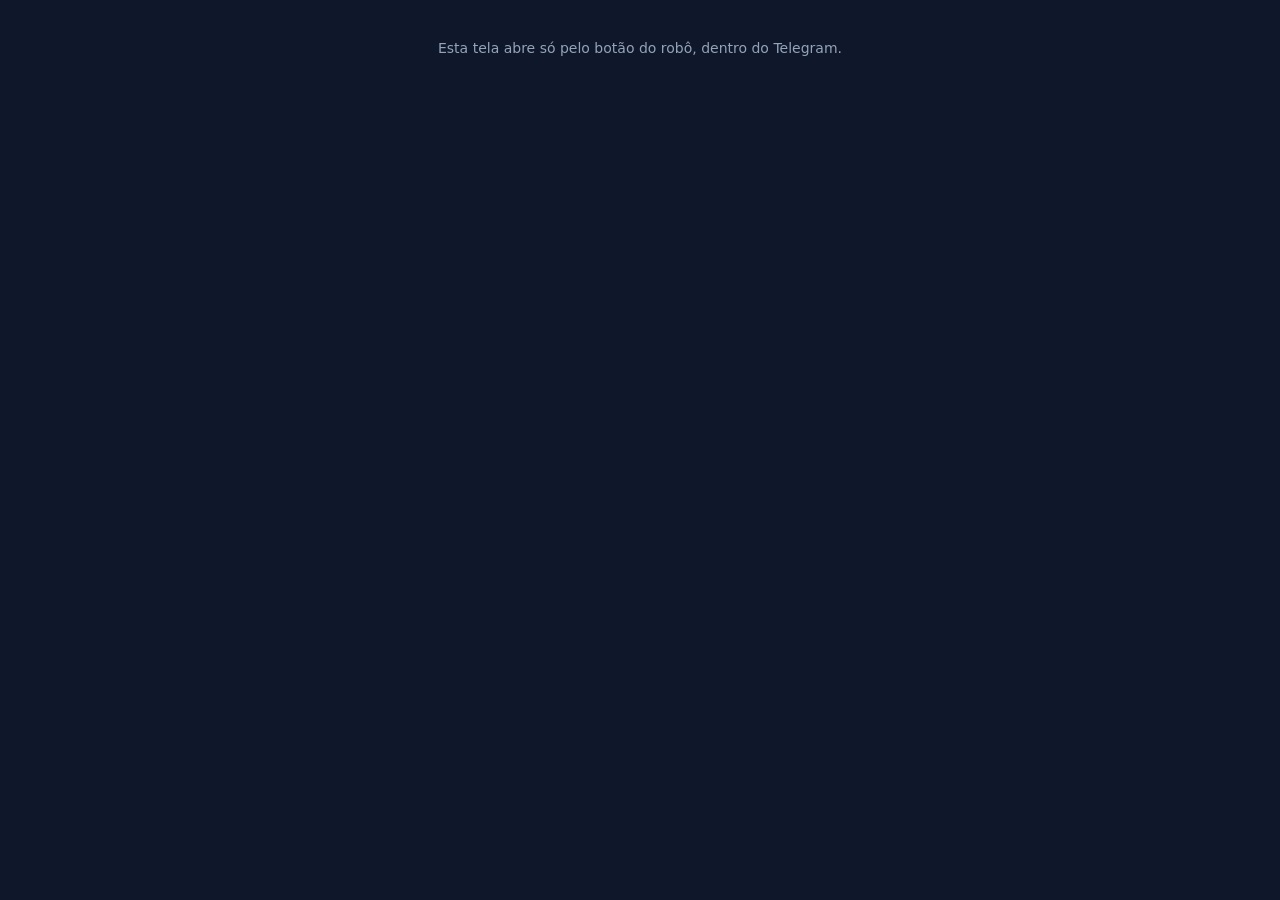
<file: painel.html>
<!DOCTYPE html>
<html lang="pt-BR">
<head>
<meta charset="utf-8">
<meta name="viewport" content="width=device-width,initial-scale=1,maximum-scale=1,user-scalable=no">
<meta name="robots" content="noindex,nofollow">
<title>Painel · Rastreando GPS</title>
<!-- TELINHAS DO TELEGRAM (24/11/2026, dono): painel do dia, inadimplentes, agenda dos técnicos e ficha do cliente.
     Só abre pelo botão do robô (a função confere a assinatura do Telegram). SÓ LEITURA: "Cobrar" apenas abre o WhatsApp com a mensagem pronta. -->
<script src="https://telegram.org/js/telegram-web-app.js"></script>
<style>
*{box-sizing:border-box;-webkit-tap-highlight-color:transparent}
html,body{margin:0;min-height:100%;font-family:system-ui,-apple-system,"Segoe UI",Roboto,sans-serif;background:var(--bg,#0f172a);color:var(--tx,#f1f5f9)}
#abas{position:sticky;top:0;z-index:20;display:flex;gap:6px;padding:8px 10px;background:var(--bg,#0f172a);border-bottom:1px solid rgba(148,163,184,.25)}
#abas button{flex:1;min-height:40px;border:0;border-radius:10px;font-size:13.5px;font-weight:700;background:rgba(148,163,184,.18);color:var(--tx,#f1f5f9)}
#abas button.on{background:var(--bt,#2563eb);color:var(--btx,#fff)}
#corpo{padding:12px 12px 40px}
h2{margin:4px 0 10px;font-size:17px}
h3{margin:18px 0 8px;font-size:13px;text-transform:uppercase;letter-spacing:.05em;color:var(--dica,#94a3b8)}
.grade{display:grid;grid-template-columns:repeat(2,minmax(0,1fr));gap:8px}
.cx{background:rgba(148,163,184,.14);border-radius:12px;padding:10px 12px}
.cx small{display:block;font-size:12px;color:var(--dica,#94a3b8)}
.cx b{display:block;font-size:21px;margin-top:2px}
.cx.alerta b{color:#f87171}.cx.bom b{color:#4ade80}
.item{background:rgba(148,163,184,.12);border-radius:12px;padding:10px 12px;margin-bottom:8px}
.item .t{display:flex;justify-content:space-between;gap:8px;align-items:baseline}
.item .t b{font-size:14.5px;overflow:hidden;text-overflow:ellipsis}
.item .t span{flex:none;font-size:14px;font-weight:800}
.item p{margin:4px 0 0;font-size:13px;color:var(--dica,#94a3b8);line-height:1.4}
.item p a{color:var(--link,#60a5fa)}
.acoes{display:flex;gap:8px;margin-top:9px}
.acoes button,.bt{flex:1;min-height:38px;border:0;border-radius:10px;font-size:13px;font-weight:700;background:rgba(148,163,184,.22);color:var(--tx,#f1f5f9)}
.acoes button.wpp{background:#16a34a;color:#fff}
.selo{display:inline-block;padding:2px 8px;border-radius:999px;font-size:11.5px;font-weight:700;background:#64748b;color:#fff}
.selo.v{background:#b91c1c}.selo.a{background:#b45309}.selo.g{background:#15803d}
.chips{display:flex;gap:6px;overflow-x:auto;padding-bottom:8px;margin-bottom:4px}
.chips button{flex:none;min-height:34px;padding:0 12px;border:0;border-radius:999px;font-size:12.5px;font-weight:700;background:rgba(148,163,184,.18);color:var(--tx,#f1f5f9)}
.chips button.on{background:var(--bt,#2563eb);color:var(--btx,#fff)}
#busca{width:100%;height:40px;border-radius:10px;border:1px solid rgba(148,163,184,.35);background:transparent;color:var(--tx,#f1f5f9);padding:0 12px;font-size:15px;margin-bottom:8px}
.vazio{padding:26px 10px;text-align:center;color:var(--dica,#94a3b8);font-size:14px;line-height:1.5}
.lista{margin:0;padding:0 0 0 18px;font-size:13.5px;line-height:1.6}
#msg{position:fixed;left:50%;bottom:18px;transform:translateX(-50%);z-index:50;max-width:90%;padding:10px 14px;border-radius:12px;background:rgba(15,23,42,.95);color:#fff;font-size:14px;font-weight:600;text-align:center;display:none;border:1px solid rgba(148,163,184,.3)}
#voltar{display:none;margin-bottom:10px;min-height:38px;border:0;border-radius:10px;padding:0 14px;font-size:13.5px;font-weight:700;background:rgba(148,163,184,.22);color:var(--tx,#f1f5f9)}
.atual{font-size:12px;color:var(--dica,#94a3b8);margin:14px 0 0;text-align:center}
</style>
</head>
<body>
<div id="abas">
  <button data-t="dia" type="button">📊 Hoje</button>
  <button data-t="inad" type="button">💰 Atrasados</button>
  <button data-t="agenda" type="button">🗓️ Agenda</button>
</div>
<div id="corpo"><div class="vazio">Carregando…</div></div>
<div id="msg"></div>
<script>
(function(){
'use strict';
const API='https://southamerica-east1-rastreando-assinaturas.cloudfunctions.net/rastreamentoTelegram';
const tg=(window.Telegram&&window.Telegram.WebApp)||null;
const corpo=document.getElementById('corpo');
try{ if(tg){tg.ready();tg.expand();const tp=tg.themeParams||{},r=document.documentElement.style;
  if(tp.bg_color)r.setProperty('--bg',tp.bg_color); if(tp.text_color)r.setProperty('--tx',tp.text_color); if(tp.hint_color)r.setProperty('--dica',tp.hint_color);
  if(tp.button_color)r.setProperty('--bt',tp.button_color); if(tp.button_text_color)r.setProperty('--btx',tp.button_text_color); if(tp.link_color)r.setProperty('--link',tp.link_color)} }catch(e){}

/* monta elementos sem innerHTML (nome de cliente nunca vira código) */
function el(tag,attrs,filhos){const e=document.createElement(tag);
  if(attrs)Object.keys(attrs).forEach(function(k){if(k==='cls')e.className=attrs[k];else if(k==='clique')e.onclick=attrs[k];else if(k==='txt')e.textContent=attrs[k];else e.setAttribute(k,attrs[k])});
  (filhos||[]).forEach(function(f){if(f==null||f===false)return;e.appendChild(typeof f==='string'?document.createTextNode(f):f)});return e}
function limpar(){while(corpo.firstChild)corpo.removeChild(corpo.firstChild)}
function vazio(t){limpar();corpo.appendChild(el('div',{cls:'vazio',txt:t}))}
function msg(t,ms){const m=document.getElementById('msg');m.textContent=t;m.style.display='block';clearTimeout(msg.t);msg.t=setTimeout(function(){m.style.display='none'},ms||3500)}
function brl(n){return 'R$ '+Number(n||0).toFixed(2).replace('.',',').replace(/\B(?=(\d{3})+(?!\d))/g,'.')}
function abrir(u){try{if(tg&&tg.openLink){tg.openLink(u);return}}catch(e){} window.open(u,'_blank')}
function foneWa(f){const d=String(f||'').replace(/\D/g,'');return d?(d.length<=11?'55':'')+d:''}
function agoraTxt(){const d=new Date();return 'Atualizado às '+String(d.getHours()).padStart(2,'0')+':'+String(d.getMinutes()).padStart(2,'0')}

const initData=(tg&&tg.initData)||'';
if(!initData){document.getElementById('abas').style.display='none';vazio('Esta tela abre só pelo botão do robô, dentro do Telegram.');return}

function pedir(dados){
  return fetch(API,{method:'POST',headers:{'Content-Type':'text/plain'},body:JSON.stringify({telinha:Object.assign({initData:initData},dados)})})
    .then(function(r){return r.json().then(function(j){
      if(r.status===403)throw new Error('Esta tela venceu ou não está liberada. Feche e abra de novo pelo robô.');
      if(r.status!==200)throw new Error((j&&j.erro)||'Não consegui ler agora.');
      return j})});
}
let telaAtual='';
function marcar(t){telaAtual=t;document.querySelectorAll('#abas button').forEach(function(b){b.classList.toggle('on',b.getAttribute('data-t')===t)})}
function carregar(t,extra,desenhar){marcar(t);vazio('Carregando…');const meu=t+JSON.stringify(extra||{});carregar.ult=meu;
  pedir(Object.assign({tela:t},extra||{})).then(function(j){if(carregar.ult!==meu)return;limpar();desenhar(j);corpo.appendChild(el('p',{cls:'atual',txt:agoraTxt()}))})
    .catch(function(e){if(carregar.ult===meu)vazio(e.message||'Não consegui ler agora.')})}

/* ===== HOJE ===== */
function cx(rot,val,cls){return el('div',{cls:'cx'+(cls?' '+cls:'')},[el('small',{txt:rot}),el('b',{txt:String(val)})])}
function listinha(tit,arr){if(!arr||!arr.length)return null;return el('div',null,[el('h3',{txt:tit+' ('+arr.length+')'}),el('ul',{cls:'lista'},arr.map(function(x){return el('li',{txt:String(x)})}))])}
function telaDia(){carregar('dia',null,function(j){
  const d=j.dia||{},t=d.totais||{},c=j.cobranca||{},a=j.agenda||{};
  corpo.appendChild(el('h2',{txt:'Hoje'+(d.dia?' · '+d.dia:'')}));
  if(d.erro){corpo.appendChild(el('div',{cls:'vazio',txt:d.erro}))}
  else{
    const sem=(t.aparelhos||0)-(t.online||0);
    corpo.appendChild(el('div',{cls:'grade'},[
      cx('Aparelhos online',(t.online||0)+' de '+(t.aparelhos||0),'bom'), cx('Sem sinal agora',sem,sem?'alerta':''),
      cx('Clientes',t.clientes||0), cx('Suspensos por atraso',d.clientesSuspensosPorAtraso,''),
      cx('Bloqueios pelo app hoje',d.bloqueiosPeloAppHoje||0), cx('Liberações pelo app hoje',d.desbloqueiosPeloAppHoje||0),
      cx('SMS enviados hoje',d.smsEnviadosHoje), cx('Sem energia agora',(d.aparelhosSemEnergiaAgora||[]).length,(d.aparelhosSemEnergiaAgora||[]).length?'alerta':'')
    ]));
  }
  corpo.appendChild(el('h3',{txt:'Cobrança'}));
  if(c.erro)corpo.appendChild(el('div',{cls:'item'},[el('p',{txt:c.erro})]));
  else{corpo.appendChild(el('div',{cls:'grade'},[cx('Clientes em atraso',c.clientesEmAtraso||0,(c.clientesEmAtraso?'alerta':'')),cx('Total vencido',c.totalVencido||'R$ 0,00')]));
    Object.keys(c.faixas||{}).forEach(function(k){corpo.appendChild(el('div',{cls:'item'},[el('div',{cls:'t'},[el('b',{txt:k}),el('span',{txt:c.faixas[k].clientes+' · '+c.faixas[k].valor})])]))});
    corpo.appendChild(el('button',{cls:'bt',type:'button',style:'width:100%;margin-top:4px',txt:'Ver a lista de atrasados',clique:telaInad}))}
  corpo.appendChild(el('h3',{txt:'Técnicos hoje'}));
  if(a.erro)corpo.appendChild(el('div',{cls:'item'},[el('p',{txt:a.erro})]));
  else if(!a.total)corpo.appendChild(el('div',{cls:'item'},[el('p',{txt:a.vazio||'Nenhuma OS hoje.'})]));
  else{Object.keys(a.porTecnico||{}).forEach(function(k){const x=a.porTecnico[k];corpo.appendChild(el('div',{cls:'item'},[el('div',{cls:'t'},[el('b',{txt:k}),el('span',{txt:(x.concluidas||0)+' feitas · '+(x.abertas||0)+' abertas'})])]))});
    corpo.appendChild(el('button',{cls:'bt',type:'button',style:'width:100%;margin-top:4px',txt:'Ver a agenda',clique:function(){telaAgenda('hoje')}}))}
  [listinha('Perderam o sinal hoje',d.aparelhosQuePerderamSinalHoje),listinha('Sem energia agora',d.aparelhosSemEnergiaAgora),listinha('Clientes cadastrados hoje',d.clientesCadastradosHoje),listinha('Aparelhos cadastrados hoje',d.aparelhosCadastradosHoje)].forEach(function(x){if(x)corpo.appendChild(x)});
})}

/* ===== ATRASADOS ===== */
function cobrar(c,bt){
  bt.disabled=true;const antes=bt.textContent;bt.textContent='Montando…';
  pedir({tela:'cobrar',clienteId:c.id}).then(function(j){
    if(j.erro){msg(j.erro,5000);return}
    const f=foneWa(j.fone||c.fone); if(!f)msg('Cliente sem WhatsApp no cadastro: escolha o contato no WhatsApp.',5000);
    abrir('https://wa.me/'+f+'?text='+encodeURIComponent(j.mensagem));
  }).catch(function(e){msg(e.message||'Não consegui montar a mensagem.')}).then(function(){bt.disabled=false;bt.textContent=antes});
}
const FAIXAS=[['todos','Todos',0,9999],['1','1 a 4 dias',1,4],['5','5 a 19',5,19],['20','20 a 29',20,29],['30','30 ou mais',30,9999]];
function telaInad(){carregar('inad',null,function(j){
  let faixa='todos',texto='';
  corpo.appendChild(el('h2',{txt:'Atrasados · '+j.total+' clientes · '+brl(j.soma)}));
  const busca=el('input',{id:'busca',type:'search',placeholder:'Buscar pelo nome'});corpo.appendChild(busca);
  const chips=el('div',{cls:'chips'},FAIXAS.map(function(f){const n=j.clientes.filter(function(c){return c.dias>=f[2]&&c.dias<=f[3]}).length;
    return el('button',{type:'button','data-f':f[0],cls:f[0]==='todos'?'on':'',txt:f[1]+' ('+n+')',clique:function(){faixa=f[0];chips.querySelectorAll('button').forEach(function(b){b.classList.toggle('on',b.getAttribute('data-f')===faixa)});pintar()}})}));
  corpo.appendChild(chips);
  const lista=el('div');corpo.appendChild(lista);
  const semAc=function(s){return String(s||'').normalize('NFD').replace(/[̀-ͯ]/g,'').toLowerCase()};
  function pintar(){while(lista.firstChild)lista.removeChild(lista.firstChild);
    const f=FAIXAS.filter(function(x){return x[0]===faixa})[0],q=semAc(texto);
    const vis=j.clientes.filter(function(c){return c.dias>=f[2]&&c.dias<=f[3]&&(!q||semAc(c.nome).indexOf(q)>=0)});
    if(!vis.length){lista.appendChild(el('div',{cls:'vazio',txt:'Ninguém nesta faixa.'}));return}
    vis.slice(0,150).forEach(function(c){
      const btC=el('button',{type:'button',cls:'wpp',txt:'💬 Cobrar'});btC.onclick=function(){cobrar(c,btC)};
      lista.appendChild(el('div',{cls:'item'},[
        el('div',{cls:'t'},[el('b',{txt:c.nome}),el('span',{txt:c.valor?brl(c.valor):'—'})]),
        el('p',null,[el('span',{cls:'selo '+(c.dias>=30?'v':c.dias>=5?'a':''),txt:c.dias+(c.dias===1?' dia':' dias')}),' ',c.faturas?c.faturas+(c.faturas===1?' fatura':' faturas')+' · ':'',c.situacao||'',c.especial?' · cliente especial':'']),
        el('div',{cls:'acoes'},[btC,el('button',{type:'button',txt:'👤 Ficha',clique:function(){telaCliente(c.id,'inad')}})])
      ]))});
    if(vis.length>150)lista.appendChild(el('div',{cls:'vazio',txt:'Mostrando 150 de '+vis.length+'. Use a busca.'}))}
  busca.oninput=function(){texto=busca.value;pintar()};
  pintar();
})}

/* ===== AGENDA ===== */
function telaAgenda(dia){dia=dia||'hoje';carregar('agenda',{dia:dia},function(j){
  const dias=[['ontem','Ontem'],['hoje','Hoje'],['amanhã','Amanhã']];
  corpo.appendChild(el('div',{cls:'chips'},dias.map(function(d){return el('button',{type:'button',cls:d[0]===dia?'on':'',txt:d[1],clique:function(){telaAgenda(d[0])}})})
    .concat([el('input',{type:'date',style:'flex:none;height:34px;border-radius:999px;border:1px solid rgba(148,163,184,.35);background:transparent;color:inherit;padding:0 10px',id:'dtAg'})])));
  const dt=document.getElementById('dtAg'); if(/^\d{4}-\d{2}-\d{2}$/.test(dia))dt.value=dia; dt.onchange=function(){if(dt.value)telaAgenda(dt.value)};
  if(j.erro||j.resultado){corpo.appendChild(el('div',{cls:'vazio',txt:j.erro||j.resultado}));return}
  corpo.appendChild(el('h2',{txt:'Agenda · '+(j.periodo||'')+' · '+j.total+' OS'}));
  const grupos={};(j.ordens||[]).forEach(function(o){(grupos[o.tecnico]=grupos[o.tecnico]||[]).push(o)});
  Object.keys(grupos).forEach(function(tec){const pt=(j.porTecnico||{})[tec]||{};
    corpo.appendChild(el('h3',{txt:tec+' · '+(pt.concluidas||0)+' feitas, '+(pt.abertas||0)+' abertas'}));
    grupos[tec].forEach(function(o){const feita=/conclu/.test(o.situacao||''),f=foneWa(o.telefone);
      corpo.appendChild(el('div',{cls:'item'},[
        el('div',{cls:'t'},[el('b',{txt:(o.hora||o.periodo||'')+(o.hora||o.periodo?' · ':'')+(o.cliente||'')}),el('span',{cls:'selo '+(feita?'g':'a'),txt:feita?'Feita':'Aberta'})]),
        el('p',{txt:[o.tipo,(o.veiculos||[]).join(', '),o.valorTecnico?'Técnico: '+o.valorTecnico:''].filter(Boolean).join(' · ')}),
        o.endereco?el('p',null,['📍 ',el('a',{href:'#',txt:o.endereco,clique:function(e){e.preventDefault();abrir('https://www.google.com/maps/search/?api=1&query='+encodeURIComponent(o.endereco))}})]):null,
        o.troca?el('p',{txt:'Troca: '+o.troca}):null,
        f?el('div',{cls:'acoes'},[el('button',{type:'button',cls:'wpp',txt:'💬 WhatsApp do cliente',clique:function(){abrir('https://wa.me/'+f)}})]):null
      ]))})});
  if(j.aviso)corpo.appendChild(el('div',{cls:'vazio',txt:j.aviso}));
})}

/* ===== FICHA DO CLIENTE ===== */
function telaCliente(id,voltarPara){marcar('');vazio('Carregando…');const meu='cliente'+id;carregar.ult=meu;
  pedir({tela:'cliente',clienteId:id}).then(function(j){if(carregar.ult!==meu)return;limpar();
    const c=j.cliente||{},v=j.veiculos||{},f=j.faturas||{},fone=foneWa(c.whatsapp);
    if(voltarPara)corpo.appendChild(el('button',{type:'button',id:'voltar',style:'display:inline-block',txt:'‹ Voltar',clique:function(){voltarPara==='inad'?telaInad():telaDia()}}));
    corpo.appendChild(el('h2',{txt:c.nome||'Cliente'}));
    corpo.appendChild(el('div',{cls:'item'},[
      el('p',{txt:'Financeiro: '+(c.financeiro||'—')}),
      el('p',{txt:'Último acesso ao app: '+(c.ultimoAcessoApp||'—')}),
      c.clienteDesde?el('p',{txt:'Cliente desde: '+c.clienteDesde}):null,
      c.acessoDesativado?el('p',null,[el('span',{cls:'selo v',txt:'Acesso desativado'})]):null,
      el('div',{cls:'acoes'},[
        fone?el('button',{type:'button',cls:'wpp',txt:'💬 WhatsApp',clique:function(){abrir('https://wa.me/'+fone)}}):null,
        (function(){const b=el('button',{type:'button',txt:'💰 Cobrar'});b.onclick=function(){cobrar({id:id,fone:c.whatsapp},b)};return b})()
      ])
    ]));
    const aps=(v.aparelhos||[]);
    corpo.appendChild(el('h3',{txt:'Veículos ('+aps.length+')'}));
    if(v.erro)corpo.appendChild(el('div',{cls:'item'},[el('p',{txt:v.erro})]));
    aps.forEach(function(a){const on=a.situacao==='online',p=a.posicao||{};
      corpo.appendChild(el('div',{cls:'item'},[
        el('div',{cls:'t'},[el('b',{txt:a.nome+(a.placa&&String(a.nome).indexOf(a.placa)<0?' ('+a.placa+')':'')}),el('span',{cls:'selo '+(on?'g':'v'),txt:on?'Online':'Sem sinal'})]),
        el('p',{txt:[a.situacao!=='online'?a.situacao:'',a.bloqueado||'',p.endereco||''].filter(Boolean).join(' · ')}),
        el('div',{cls:'acoes'},[el('button',{type:'button',txt:'🗺️ Ver no mapa',clique:function(){location.href='mapinha.html?v='+a.id}})])
      ]))});
    if(aps.length>1)corpo.appendChild(el('button',{cls:'bt',type:'button',style:'width:100%',txt:'🗺️ Ver todos no mapa',clique:function(){location.href='mapinha.html?v='+aps.slice(0,40).map(function(a){return a.id}).join(',')}}));
    corpo.appendChild(el('h3',{txt:'Faturas em aberto'}));
    if(f.erro)corpo.appendChild(el('div',{cls:'item'},[el('p',{txt:f.erro})]));
    else if(!(f.emAberto||[]).length)corpo.appendChild(el('div',{cls:'item'},[el('p',{txt:'Nenhuma fatura em aberto.'})]));
    else f.emAberto.forEach(function(x){corpo.appendChild(el('div',{cls:'item'},[
      el('div',{cls:'t'},[el('b',{txt:'Vencimento '+x.vencimento}),el('span',{txt:x.valorHoje||x.valor})]),
      el('p',null,[x.vencida?el('span',{cls:'selo v',txt:x.diasAtraso+' dias de atraso'}):el('span',{cls:'selo',txt:'A vencer'})]),
      x.link?el('div',{cls:'acoes'},[el('button',{type:'button',txt:'Abrir a fatura',clique:function(){abrir(x.link)}})]):null
    ]))});
    if((f.ultimasPagas||[]).length){corpo.appendChild(el('h3',{txt:'Últimas pagas'}));f.ultimasPagas.forEach(function(x){corpo.appendChild(el('div',{cls:'item'},[el('div',{cls:'t'},[el('b',{txt:'Venc. '+x.vencimento+' · pago em '+x.pagoEm}),el('span',{txt:x.valor})])]))})}
    corpo.appendChild(el('p',{cls:'atual',txt:agoraTxt()}));
  }).catch(function(e){if(carregar.ult===meu)vazio(e.message||'Não consegui ler agora.')})}

document.querySelectorAll('#abas button').forEach(function(b){b.onclick=function(){const t=b.getAttribute('data-t');t==='dia'?telaDia():t==='inad'?telaInad():telaAgenda('hoje')}});
const q=new URLSearchParams(location.search),t0=q.get('t')||'dia';
if(t0==='inad')telaInad(); else if(t0==='agenda')telaAgenda(q.get('d')||'hoje'); else if(t0==='cliente'&&Number(q.get('c'))>0)telaCliente(Number(q.get('c')),''); else telaDia();
})();
</script>
</body>
</html>
</file>
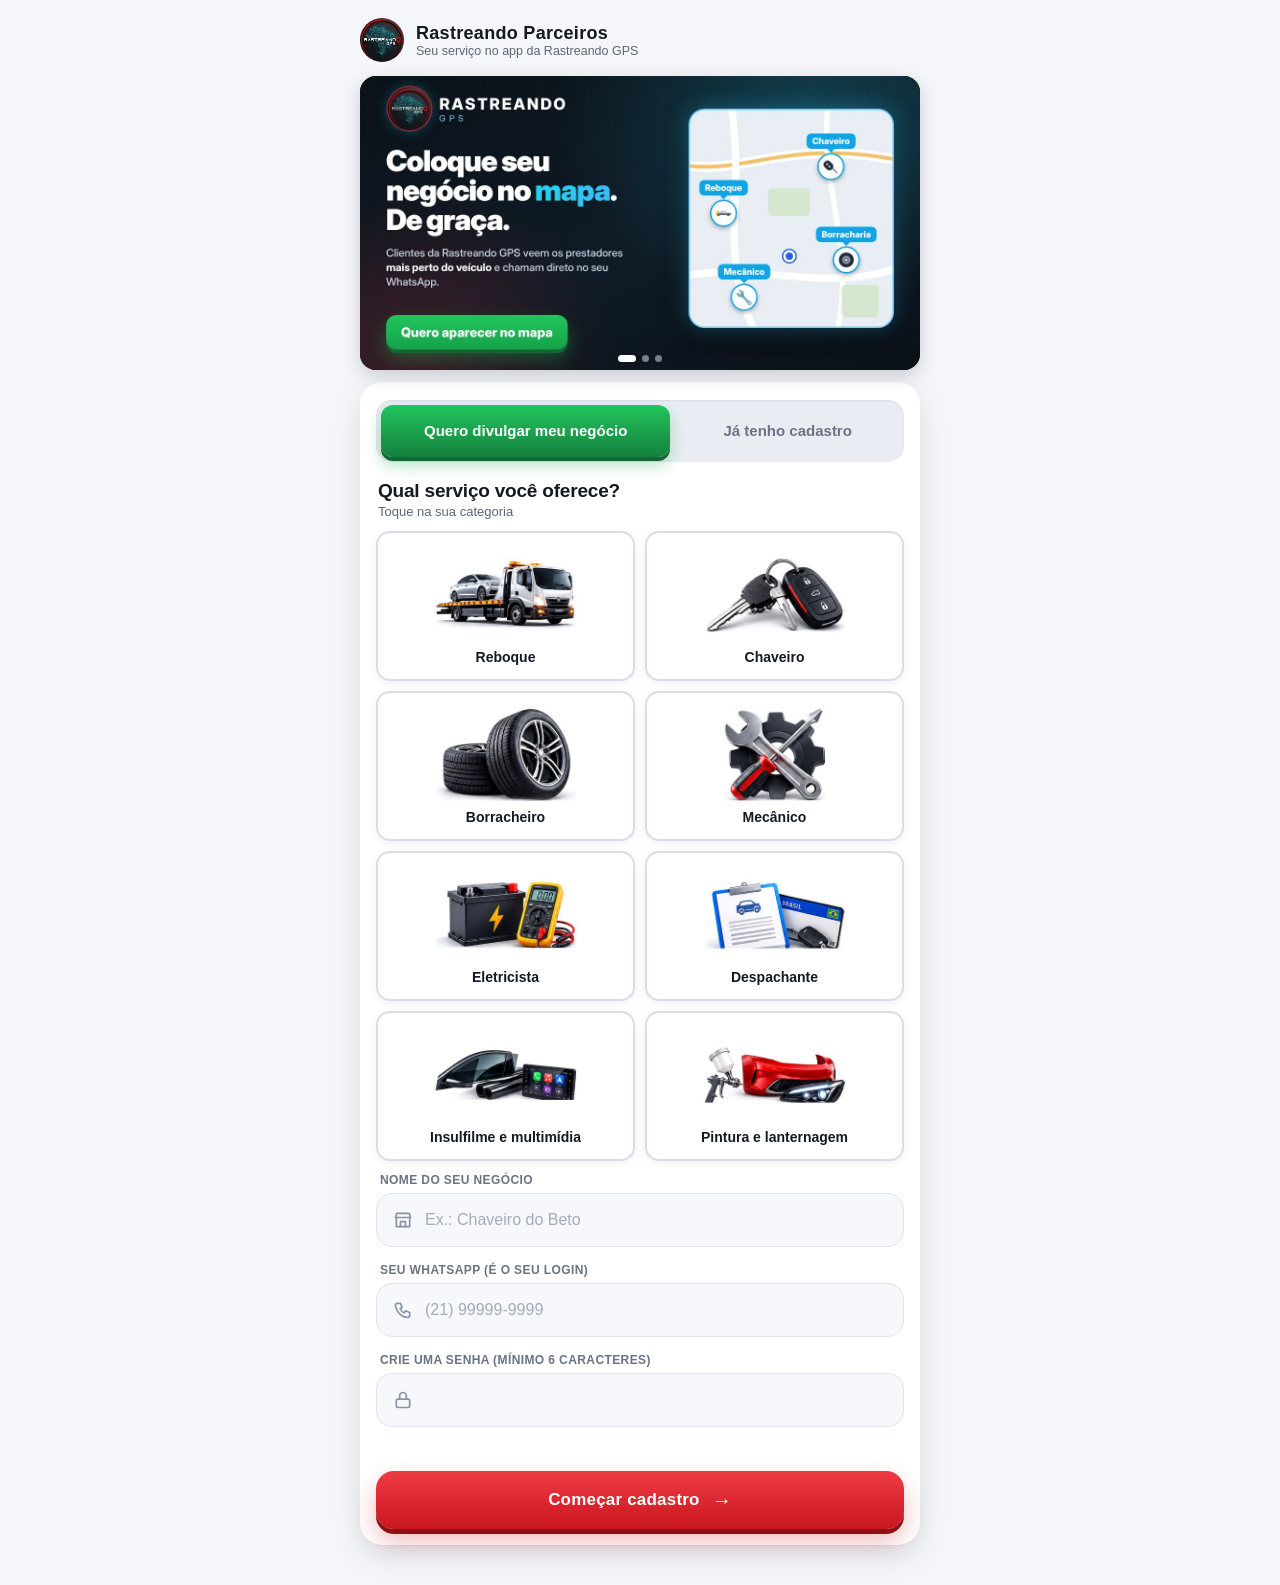
<file: parceiro.html>
<!DOCTYPE html>
<html lang="pt-BR">
<head>
<meta charset="UTF-8">
<meta name="viewport" content="width=device-width, initial-scale=1.0, viewport-fit=cover">
<meta name="theme-color" content="#f4f6f9">
<title>Rastreando Parceiros</title>
<!-- 27/10/2026 (dono): prévia do link no WhatsApp/redes (imagem chamariz em cima, texto embaixo) -->
<meta name="description" content="Cadastre grátis seu reboque, chaveiro, borracharia, oficina e mais. Apareça no mapa do app da Rastreando GPS para os nossos clientes.">
<meta property="og:type" content="website">
<meta property="og:site_name" content="Rastreando GPS">
<meta property="og:title" content="Coloque seu negócio no mapa. De graça.">
<meta property="og:description" content="Cadastre grátis seu reboque, chaveiro, borracharia, oficina e mais. Clientes da Rastreando GPS chamam você direto no WhatsApp.">
<meta property="og:url" content="https://gps.rastreandogpsbr.com.br/parceiro.html">
<meta property="og:image" content="https://gps.rastreandogpsbr.com.br/parceiro-capa-v2.jpg">
<meta property="og:image:secure_url" content="https://gps.rastreandogpsbr.com.br/parceiro-capa-v2.jpg">
<meta property="og:image:type" content="image/jpeg">
<meta property="og:image:width" content="1200">
<meta property="og:image:height" content="630">
<meta property="og:image:alt" content="Coloque seu negócio no mapa da Rastreando GPS. De graça.">
<meta property="og:locale" content="pt_BR">
<meta name="twitter:card" content="summary_large_image">
<meta name="twitter:image" content="https://gps.rastreandogpsbr.com.br/parceiro-capa-v2.jpg">
<link rel="icon" href="favicon.png">
<link rel="apple-touch-icon" href="parceiro-apple.png">
<link rel="manifest" href="manifest-parceiro.json"><!-- 25/10/2026 (dono): instalável no celular, separado do app de rastreamento -->
<meta name="apple-mobile-web-app-capable" content="yes">
<meta name="mobile-web-app-capable" content="yes">
<meta name="apple-mobile-web-app-title" content="Parceiros">
<!-- 25/10/2026 (pedido do dono): APP DO PARCEIRO. Chaveiros, borracheiros, mecânicos, eletricistas, despachantes e lava-jatos
     se cadastram aqui, de graça. Depois que a Rastreando aprova, aparecem para os clientes do app de rastreamento.
     O cliente pode pagar com fichas douradas: o parceiro conclui aqui e a Rastreando faz o PIX para ele.
     Servidor: rastreamento-parceiros.js (ações parc*), pela função rastreamentoDesbloqueio. -->
<style>
/* 25/10/2026 (dono): app do parceiro sempre no modo claro, mesmo com o celular no escuro */
:root{color-scheme:light;--bg:#f4f6f9;--card:#ffffff;--card2:#eef1f5;--line:#d9dee6;--txt:#14181f;--mut:#5d6675;--red:#d81f28;--green:#1a9e57;--amber:#b87800;--gold:#e0a800}
*{box-sizing:border-box;margin:0;padding:0;-webkit-tap-highlight-color:transparent}
html,body{background:var(--bg);color:var(--txt);font-family:-apple-system,BlinkMacSystemFont,'Segoe UI',Roboto,Inter,sans-serif;font-size:15px}
body{min-height:100vh;padding:0 16px calc(28px + env(safe-area-inset-bottom))}
.wrap{max-width:560px;margin:0 auto}
header{display:flex;align-items:center;gap:12px;padding:18px 0 14px}
header img{width:44px;height:44px;border-radius:50%;object-fit:cover;flex:none}
header h1{font-size:18px;font-weight:800;letter-spacing:.3px}
header small{display:block;color:var(--mut);font-size:12.5px;font-weight:500}
html.comx header{padding-right:64px} /* 26/10/2026: espaço para o X */
header .sair{margin-left:auto;background:none;border:1px solid var(--line);color:var(--mut);border-radius:10px;padding:8px 10px;font:inherit;font-size:13px;cursor:pointer}
.carr{position:relative;margin:0 0 12px;border-radius:16px;overflow:hidden;box-shadow:0 6px 18px rgba(15,23,42,.18);background:#0b1118}
.carrtrilho{display:flex;overflow-x:auto;scroll-snap-type:x mandatory;scrollbar-width:none;-webkit-overflow-scrolling:touch}.carrtrilho::-webkit-scrollbar{display:none}
.carrtrilho img{flex:0 0 100%;width:100%;height:auto;aspect-ratio:1200/630;scroll-snap-align:center;display:block;cursor:pointer}
.carrdots{position:absolute;left:0;right:0;bottom:8px;display:flex;justify-content:center;gap:6px;pointer-events:none}
.carrdots i{width:7px;height:7px;border-radius:99px;background:rgba(255,255,255,.45);transition:width .25s,background .25s}.carrdots i.on{width:18px;background:#fff}
.card{background:var(--card);border:1px solid var(--line);border-radius:16px;padding:16px;margin-bottom:12px}
.card h2{font-size:16px;margin-bottom:4px}
.card p.sub{color:var(--mut);font-size:13px;line-height:1.45;margin-bottom:12px}
label.l{display:block;font-size:12px;color:var(--mut);margin:0 0 4px 2px}
.fld{width:100%;height:46px;border-radius:12px;border:1px solid var(--line);background:var(--card2);color:var(--txt);padding:0 12px;font:inherit;font-size:16px;outline:none;margin-bottom:10px}
textarea.fld{height:70px;padding:10px 12px;resize:vertical}
.fld:focus{border-color:var(--red)}
.btn{width:100%;height:48px;border-radius:12px;border:none;font:inherit;font-weight:800;font-size:15px;cursor:pointer;display:flex;align-items:center;justify-content:center;gap:8px}
.btn.pri{background:var(--red);color:#fff}
.btn.out{background:var(--card2);color:var(--txt);border:1px solid var(--line)}
.btn:disabled{opacity:.5}
.abas{display:grid;grid-template-columns:1fr 1fr;gap:6px;background:var(--card2);border-radius:12px;padding:4px;margin-bottom:14px}
.abas button{height:40px;border:none;border-radius:9px;background:none;color:var(--mut);font:inherit;font-weight:700;cursor:pointer}
.abas button.on{background:var(--card);color:var(--txt);box-shadow:0 1px 3px rgba(0,0,0,.2)}
.cats{display:grid;grid-template-columns:1fr 1fr;gap:10px;margin-bottom:12px}
.cats button{background:var(--card2);border:2px solid var(--line);border-radius:14px;padding:14px 10px;color:var(--txt);font:inherit;font-weight:800;font-size:14px;cursor:pointer;display:flex;flex-direction:column;align-items:center;gap:6px}
.cats button span{font-size:28px}
.cats button.on{border-color:var(--red);background:rgba(227,38,47,.10)}
.cats:not(.so) button:last-child:nth-child(odd){grid-column:1/-1;flex-direction:row;justify-content:center;gap:10px} /* 26/10/2026: o último sozinho ocupa a linha toda */
.cats.so{grid-template-columns:1fr auto;align-items:stretch}
.cats.so button[data-cat]{flex-direction:row;justify-content:flex-start;gap:12px;padding:12px 14px;font-size:15px;cursor:default}
.cats.so button[data-cat] span{font-size:24px}
/* 27/10/2026 (dono): categorias com foto */
.cats button{background:#fff;box-shadow:0 2px 8px rgba(15,23,42,.06)}
.cats button span{display:flex;align-items:center;justify-content:center;width:100%}
.catfoto{width:100%;max-width:150px;height:96px;object-fit:contain;mix-blend-mode:multiply;display:block}
.cats.so button[data-cat] span{width:auto}.cats.so .catfoto{width:64px;height:48px}
.cats:not(.so) button:last-child:nth-child(odd) span{width:auto}
.cats button.troca{flex-direction:row;justify-content:center;padding:0 16px;color:var(--red);font-size:14px;border-style:dashed}
.dois{display:grid;grid-template-columns:1fr 1fr;gap:10px}
/* 26/10/2026 (dono): blocos do cadastro */
.sec{background:var(--card);border:1px solid var(--line);border-radius:16px;padding:14px 14px 6px;margin:0 0 12px;box-shadow:0 2px 8px rgba(15,23,42,.05)}
.sech{display:flex;align-items:center;gap:12px;margin:0 0 14px;padding-bottom:12px;border-bottom:1px solid var(--line)}
.secic{flex:none;width:40px;height:40px;border-radius:12px;display:flex;align-items:center;justify-content:center;font-size:20px;background:linear-gradient(180deg,#fff,var(--card2));border:1px solid var(--line);box-shadow:0 2px 0 rgba(15,23,42,.08)}
.sech b{display:block;font-size:15.5px;letter-spacing:-.1px}.sech small{display:block;font-size:12.5px;color:var(--mut);margin-top:1px;line-height:1.35}
#cCadForm{background:transparent;border:0;padding:4px 0 0}
#cCadForm > h2{font-size:18px;padding:0 4px}#cCadForm > p.sub{padding:0 4px}
/* 26/10/2026 (dono): opções viram chavinhas, em faixas com título e explicação */
.atd{display:flex;flex-wrap:wrap;gap:8px;margin:2px 0 8px}
.atd button{border:2px solid var(--line);background:var(--card2);color:var(--txt);border-radius:99px;padding:9px 14px;font:inherit;font-weight:700;font-size:14px;cursor:pointer}
.atd button.on{border-color:var(--green);background:rgba(51,209,122,.14)}
.chk{display:flex;align-items:center;gap:12px;margin:0 0 10px;padding:12px 14px;border-radius:14px;border:1px solid var(--line);background:var(--card2);cursor:pointer;-webkit-tap-highlight-color:transparent;transition:background .2s,border-color .2s}
.chk span{flex:1;min-width:0}.chk b{display:block;font-size:15px}.chk small{display:block;font-size:12px;color:var(--mut);margin-top:2px;line-height:1.35}
.chk input{appearance:none;-webkit-appearance:none;margin:0;flex:none;width:50px;height:28px;border-radius:99px;background:#c7ccd6;position:relative;cursor:pointer;transition:background .2s}
.chk input::after{content:"";position:absolute;top:3px;left:3px;width:22px;height:22px;border-radius:50%;background:#fff;box-shadow:0 1px 3px rgba(0,0,0,.3);transition:transform .2s}
.chk input:checked{background:var(--green)}.chk input:checked::after{transform:translateX(22px)}
.chk:has(input:checked){border-color:rgba(51,209,122,.55);background:rgba(51,209,122,.10)}
.err{color:var(--red);font-size:13px;min-height:18px;margin:4px 0 8px}
/* 27/10/2026 (dono): entrada/cadastro mais moderna */
#tEntrar .card,#tSenha .card{border:0;border-radius:22px;padding:18px 16px 16px;box-shadow:0 10px 30px rgba(15,23,42,.10),0 1px 0 rgba(15,23,42,.04)}
#tEntrar .abas{position:relative;background:#e9edf3;border-radius:16px;padding:5px;margin-bottom:18px;box-shadow:inset 0 1px 2px rgba(15,23,42,.08)}
#tEntrar .abas button{height:46px;border-radius:12px;font-size:15px;font-weight:800;color:#6b7383;transition:background .2s,color .2s,box-shadow .2s}
#tEntrar .abas button.on{background:linear-gradient(180deg,#ef3b43,#c9161f);color:#fff;box-shadow:0 4px 0 #8f0f15,0 8px 16px rgba(201,22,31,.30)}
#tEntrar .abas{grid-template-columns:1.3fr 1fr}#tEntrar .abas button{line-height:1.15;padding:6px 8px;height:auto;min-height:52px}
#tEntrar .abas button[data-aba="cad"].on{background:linear-gradient(180deg,#22c55e,#15803d);box-shadow:0 4px 0 #166534,0 8px 16px rgba(22,163,74,.32)} /* 27/10/2026 (dono): divulgar = verde */
#tEntrar label.l,#tSenha label.l{font-size:12px;font-weight:800;letter-spacing:.4px;text-transform:uppercase;color:#6b7383;margin:2px 0 6px 4px}
#tEntrar .fld,#tSenha .fld{height:54px;border-radius:16px;border:1.5px solid #dfe4ec;background-color:#f6f8fb;padding-left:48px;background-repeat:no-repeat;background-position:16px center;background-size:20px 20px;margin-bottom:14px;transition:border-color .15s,box-shadow .15s,background-color .15s}
#tEntrar .fld:focus,#tSenha .fld:focus{border-color:#ef3b43;background-color:#fff;box-shadow:0 0 0 4px rgba(239,59,67,.12)}
#tEntrar .fld::placeholder,#tSenha .fld::placeholder{color:#a3abb9}
#cNome{background-image:url("data:image/svg+xml,%3Csvg%20xmlns%3D%22http%3A//www.w3.org/2000/svg%22%20viewBox%3D%220%200%2024%2024%22%20fill%3D%22none%22%20stroke%3D%22%238a94a6%22%20stroke-width%3D%222%22%20stroke-linecap%3D%22round%22%20stroke-linejoin%3D%22round%22%3E%3Cpath%20d%3D%22M3%209l1.5-5h15L21%209%22/%3E%3Cpath%20d%3D%22M4%209v11h16V9%22/%3E%3Cpath%20d%3D%22M3%209h18%22/%3E%3Cpath%20d%3D%22M9%2020v-6h6v6%22/%3E%3C/svg%3E")}#cWpp,#eWpp{background-image:url("data:image/svg+xml,%3Csvg%20xmlns%3D%22http%3A//www.w3.org/2000/svg%22%20viewBox%3D%220%200%2024%2024%22%20fill%3D%22none%22%20stroke%3D%22%238a94a6%22%20stroke-width%3D%222%22%20stroke-linecap%3D%22round%22%20stroke-linejoin%3D%22round%22%3E%3Cpath%20d%3D%22M5%204h4l2%205-2.5%201.5a11%2011%200%200%200%205%205L15%2013l5%202v4a2%202%200%200%201-2%202A16%2016%200%200%201%203%206a2%202%200%200%201%202-2%22/%3E%3C/svg%3E")}#cSenha,#eSenha,#snNova,#snRep{background-image:url("data:image/svg+xml,%3Csvg%20xmlns%3D%22http%3A//www.w3.org/2000/svg%22%20viewBox%3D%220%200%2024%2024%22%20fill%3D%22none%22%20stroke%3D%22%238a94a6%22%20stroke-width%3D%222%22%20stroke-linecap%3D%22round%22%20stroke-linejoin%3D%22round%22%3E%3Crect%20x%3D%224%22%20y%3D%2211%22%20width%3D%2216%22%20height%3D%2210%22%20rx%3D%222%22/%3E%3Cpath%20d%3D%22M8%2011V7a4%204%200%200%201%208%200v4%22/%3E%3C/svg%3E")}
#tEntrar .btn.pri,#tSenha .btn.pri{height:58px;border-radius:18px;font-size:17px;letter-spacing:.2px;background:linear-gradient(180deg,#ef3b43,#c9161f);box-shadow:0 5px 0 #8f0f15,0 12px 24px rgba(201,22,31,.30);transition:transform .08s,box-shadow .08s;margin-top:4px}
#tEntrar .btn.pri:active,#tSenha .btn.pri:active{transform:translateY(3px);box-shadow:0 2px 0 #8f0f15,0 6px 12px rgba(201,22,31,.25)}
#tEntrar .btn.pri::after,#tSenha .btn.pri::after{content:"→";font-size:20px;margin-left:4px}
#tEntrar .err{text-align:center;font-weight:600}
.qsv{margin:6px 0 12px 2px}.qsv b{display:block;font-size:19px;font-weight:900;letter-spacing:-.2px;color:var(--txt)}.qsv small{display:block;font-size:13px;color:var(--mut);margin-top:2px}

.status{display:inline-block;padding:4px 10px;border-radius:999px;font-size:12px;font-weight:800}
.st-rascunho{background:rgba(154,163,178,.18);color:var(--mut)}
.st-analise{background:rgba(245,184,61,.18);color:var(--amber)}
.st-aprovado{background:rgba(51,209,122,.18);color:var(--green)}
.st-recusado,.st-suspenso{background:rgba(227,38,47,.15);color:var(--red)}
.linha{display:flex;align-items:center;justify-content:space-between;gap:12px}
.sw{position:relative;display:inline-block;width:52px;height:30px;flex:none}
/* 25/10/2026 (dono: "uma bolinha solta no meio do nada"): chave numa faixa clara, com texto do lado */
.dispbox{display:flex;align-items:center;gap:12px;margin-top:12px;padding:12px 14px;border-radius:14px;border:1px solid var(--line);background:var(--card2);cursor:pointer}
.dispbox b{display:block;font-size:15px}.dispbox small{display:block;font-size:12px;color:var(--mut);margin-top:1px}
.dispbox.on{border-color:rgba(51,209,122,.55);background:rgba(51,209,122,.12)}.dispbox.on b{color:var(--green)}
.dispbox.off{opacity:.6;cursor:not-allowed}
.dispbox.semsw{cursor:default}.dispbox.semsw .sw{display:none}
.sw input{opacity:0;width:0;height:0}
.sw span{position:absolute;inset:0;border-radius:999px;background:#9aa3b2;transition:background .2s;cursor:pointer}
.sw span::after{content:'';position:absolute;top:3px;left:3px;width:24px;height:24px;border-radius:50%;background:#fff;transition:transform .2s;box-shadow:0 1px 3px rgba(0,0,0,.3)}
.sw input:checked+span{background:var(--green)}
.sw input:checked+span::after{transform:translateX(22px)}
.sw input:disabled+span{opacity:.4;cursor:not-allowed}
.vistos{font-size:13px;color:var(--mut);margin-top:8px}
.serv{display:grid;grid-template-columns:1fr 108px 34px;gap:8px;align-items:start;padding:10px 0;border-top:1px solid var(--line)}
.serv .fld{margin:0;height:42px;font-size:15px}
.serv .sc{grid-column:1/-1;display:flex;align-items:center;gap:8px;font-size:12.5px;color:var(--mut);margin-top:-2px}
.serv .sc input{width:18px;height:18px}
.rbdica{display:flex;align-items:flex-end;justify-content:flex-end;gap:8px;margin:2px 0 6px;font-weight:800;font-size:14px;color:var(--red)}
.rbdica i{font-style:normal;width:50px;margin-right:15px;text-align:center;font-size:22px;line-height:1;animation:rbPulsa 1s ease-in-out infinite}
.rbdica.ok i{animation:none;opacity:.35}
@keyframes rbPulsa{0%,100%{transform:translateY(0);opacity:1}50%{transform:translateY(6px);opacity:.45}}
.rbrm{height:46px;border-radius:10px;border:1px solid rgba(227,38,47,.25);background:rgba(227,38,47,.08);color:#c62828;cursor:pointer;display:grid;place-items:center;padding:0}
.rbt{border:1px solid var(--line);background:var(--card2);border-radius:14px;padding:12px 14px;margin-bottom:10px}
.rbt.on{border-color:rgba(51,209,122,.55);background:rgba(51,209,122,.08)}
.rbt .chk{margin:0;padding:0;border:0;background:none!important}
.rbt .dois{margin-top:10px}.rbt .l{margin-top:0}
.serv .rm{height:42px;border-radius:10px;border:1px solid rgba(227,38,47,.25);background:rgba(227,38,47,.08);color:#c62828;font-size:18px;cursor:pointer;display:grid;place-items:center;padding:0}
.linkbtn{background:none;border:none;color:var(--red);font:inherit;font-weight:700;font-size:14px;padding:8px 0;cursor:pointer}
.op{display:block;width:100%;text-align:left;padding:10px 12px;margin-bottom:6px;border-radius:10px;border:1px solid var(--line);background:var(--card2);color:var(--txt);font:inherit;font-size:13.5px;cursor:pointer}
.ok{font-size:13.5px;background:rgba(51,209,122,.12);border:1px solid rgba(51,209,122,.4);border-radius:12px;padding:9px 12px;margin:0 0 10px}
.ped{padding:12px 0;border-top:1px solid var(--line)}
.ped b{display:block}
.ped small{display:block;color:var(--mut);font-size:12.5px;margin:2px 0 8px}
.ped .ac{display:grid;grid-template-columns:1fr auto auto;gap:6px}
.ped .ac .fld{margin:0;height:42px}
.ped .ac .btn{height:42px;width:auto;padding:0 14px;font-size:14px}
.moeda{display:inline-block;width:20px;height:20px;border-radius:50%;background:radial-gradient(circle at 35% 30%,#fff6c2 0,#ffd54a 30%,#e0a800 70%,#a77400 100%);vertical-align:-4px;margin-right:4px}
.aviso{font-size:12.5px;color:var(--mut);line-height:1.5}
.toast{position:fixed;left:16px;right:16px;bottom:calc(20px + env(safe-area-inset-bottom));max-width:520px;margin:0 auto;background:var(--card);border:1px solid var(--line);border-left:5px solid var(--green);border-radius:12px;padding:12px 14px;font-weight:700;font-size:14px;box-shadow:0 8px 24px rgba(0,0,0,.3);display:none;z-index:50}
.toast.show{display:block}
/* 25/10/2026 (dono): abas Serviços / Meu cadastro; o parceiro vê dinheiro, não fichas */
.abas button .n{display:inline-flex;min-width:20px;height:20px;padding:0 6px;border-radius:10px;background:var(--red);color:#fff;font-size:11.5px;align-items:center;justify-content:center;margin-left:6px}
.resumo{display:grid;grid-template-columns:1fr 1fr;gap:10px;margin-bottom:12px}
.resumo div{background:var(--card);border:1px solid var(--line);border-radius:14px;padding:12px}
.resumo small{display:block;font-size:12px;color:var(--mut)}
.resumo b{display:block;font-size:20px;font-weight:900;margin-top:2px}
.resumo .ar b{color:var(--green)}
.pcard{background:var(--card);border:1px solid var(--line);border-radius:16px;padding:14px;margin-bottom:10px}
.pcard.novo{border:2px solid var(--red);box-shadow:0 4px 18px rgba(227,38,47,.12)}
.pcard .tag{display:inline-block;font-size:11.5px;font-weight:800;padding:3px 9px;border-radius:999px;margin-bottom:6px}
.tag.nv{background:var(--red);color:#fff}.tag.ok{background:rgba(26,158,87,.14);color:var(--green)}.tag.pg{background:rgba(26,158,87,.9);color:#fff}.tag.cc{background:var(--card2);color:var(--mut)}
.pcard h3{font-size:17px;margin-bottom:2px}
.pcard .info{font-size:13px;color:var(--mut);line-height:1.45}
.pcard .val{display:flex;justify-content:space-between;align-items:center;background:var(--card2);border-radius:12px;padding:10px 12px;margin:10px 0}
.pcard .val small{font-size:12px;color:var(--mut)}.pcard .val b{font-size:20px;font-weight:900;color:var(--green)}
.pcard .lin{display:flex;justify-content:space-between;gap:10px;font-size:13.5px;padding:4px 0}
.pcard .lin b{white-space:nowrap}
.pcard .ac{display:grid;grid-template-columns:1fr 1fr;gap:8px;margin-top:4px}
.pcard .ac .btn{height:46px}
.vazio{text-align:center;color:var(--mut);font-size:14px;line-height:1.5;padding:26px 16px;background:var(--card);border:1px dashed var(--line);border-radius:16px}
.vazio b{display:block;color:var(--txt);font-size:16px;margin-bottom:4px}
.cadres{font-size:14px;line-height:1.55}
.cadres .lin{display:flex;gap:8px;padding:6px 0;border-top:1px solid var(--line)}
.cadres .lin span{color:var(--mut);min-width:92px;font-size:13px}
.inst{display:flex;align-items:center;gap:12px;background:linear-gradient(135deg,rgba(227,38,47,.10),rgba(227,38,47,.03));border:1px solid rgba(227,38,47,.35);border-radius:16px;padding:12px 14px;margin-bottom:12px}
.inst img{width:46px;height:46px;border-radius:12px;flex:none}
.inst div{flex:1;min-width:0}.inst div>b{display:block;font-size:14.5px}.inst small{display:block;font-size:12.5px;color:var(--mut);line-height:1.4;margin-top:2px}
.inst .btn{width:auto;height:40px;padding:0 14px;font-size:14px;flex:none}
.inst .x{background:none;border:none;color:var(--mut);font-size:20px;line-height:1;padding:4px;cursor:pointer;flex:none}
[hidden]{display:none!important}
</style>
</head>
<body>
<!-- 26/10/2026 (dono): aberto pelo app de rastreamento ("Ofereça seu serviço") dentro da janela do app, não havia como voltar -->
<!-- 26/10/2026 (dono): em vez da barra "Voltar ao app", um X grande no canto (todo mundo entende que fecha) -->
<button type="button" id="voltarApp" hidden aria-label="Fechar e voltar ao app" title="Fechar" style="position:fixed;top:calc(10px + env(safe-area-inset-top));right:12px;z-index:60;width:50px;height:50px;border-radius:50%;border:1px solid #d9dee6;background:#fff;box-shadow:0 4px 14px rgba(0,0,0,.25);display:flex;align-items:center;justify-content:center;cursor:pointer">
  <svg viewBox="0 0 24 24" width="26" height="26" fill="none" stroke="#14181f" stroke-width="2.6" stroke-linecap="round"><path d="M6 6l12 12M18 6L6 18"/></svg>
</button>
<script>(function(){ try{
  const q=new URLSearchParams(location.search), noApp=(window.matchMedia&&matchMedia('(display-mode: standalone)').matches)||navigator.standalone===true;
  if(q.get('de')==='app'&&noApp){ const v=document.getElementById('voltarApp'); v.hidden=false; v.onclick=()=>{ if(history.length>1) history.back(); else location.href='tempo-real.html' }; document.documentElement.classList.add('comx') }
}catch(e){} })();</script>
<div class="wrap">
  <header>
    <img src="logo.jpeg" alt="">
    <div><h1>Rastreando Parceiros</h1><small>Seu serviço no app da Rastreando GPS</small></div>
    <button class="sair" id="bSair" type="button" hidden>Sair</button>
  </header>

  <!-- 25/10/2026 (dono): instalar o app no celular (Android: botão; iPhone: Compartilhar → Adicionar à Tela de Início) -->
  <div class="inst" id="cInst" hidden><img src="parceiro-192.png" alt=""><div><b>Instale o app no celular</b><small id="instTxt"></small></div><button class="btn pri" id="bInst" type="button">Instalar</button><button class="x" id="bInstX" type="button" aria-label="Fechar">×</button></div>

  <!-- ===== ENTRAR / CADASTRAR ===== -->
  <section id="tEntrar">
    <!-- 27/10/2026 (dono): carrossel de banners na entrada (passa sozinho; dá para arrastar); tocar leva ao cadastro -->
    <div class="carr" id="carr" aria-label="Banners">
      <div class="carrtrilho" id="carrT">
        <img src="parceiro-capa-v2.jpg" alt="Coloque seu negócio no mapa da Rastreando GPS. De graça." width="1200" height="630">
        <img src="parceiro-capa-categorias.jpg" alt="Você trabalha com veículos? Seja parceiro da Rastreando GPS" width="1200" height="630" loading="lazy">
        <img src="parceiro-capa-whatsapp.jpg" alt="O cliente chama você direto no WhatsApp" width="1200" height="630" loading="lazy">
      </div>
      <div class="carrdots" id="carrD"><i class="on"></i><i></i><i></i></div>
    </div>
    <div class="card">
      <div class="abas"><button type="button" class="on" data-aba="cad">Quero divulgar meu negócio</button><button type="button" data-aba="ent">Já tenho cadastro</button></div>
      <div id="fCad">
        <div class="qsv"><b>Qual serviço você oferece?</b><small>Toque na sua categoria</small></div><!-- 27/10/2026 (dono): título em destaque -->
        <div class="cats" id="cCats"></div>
        <label class="l">Nome do seu negócio</label>
        <input class="fld" id="cNome" maxlength="50" placeholder="Ex.: Chaveiro do Beto" autocomplete="organization">
        <label class="l">Seu WhatsApp (é o seu login)</label>
        <input class="fld" id="cWpp" inputmode="tel" placeholder="(21) 99999-9999" autocomplete="tel">
        <label class="l">Crie uma senha (mínimo 6 caracteres)</label>
        <input class="fld" id="cSenha" type="password" autocomplete="new-password">
        <div class="err" id="cErr"></div>
        <button class="btn pri" id="bCad" type="button">Começar cadastro</button>
      </div>
      <div id="fEnt" hidden>
        <label class="l">WhatsApp</label>
        <input class="fld" id="eWpp" inputmode="tel" placeholder="(21) 99999-9999" autocomplete="tel">
        <label class="l">Senha</label>
        <input class="fld" id="eSenha" type="password" autocomplete="current-password">
        <div class="err" id="eErr"></div>
        <button class="btn pri" id="bEnt" type="button">Entrar</button>
        <button class="linkbtn" id="bEsqueci" type="button" style="width:100%;text-align:center">Esqueci minha senha</button><!-- 25/10/2026 (dono) -->
      </div>
    </div>
  </section>

  <!-- 25/10/2026 (dono): depois da senha provisória dada pela Rastreando, o parceiro cria a senha dele -->
  <section id="tSenha" hidden>
    <div class="card">
      <h2>Crie uma senha nova</h2>
      <p class="sub">Você entrou com a senha provisória que a Rastreando mandou. Escolha agora a sua senha (mínimo 6 caracteres).</p>
      <label class="l">Nova senha</label><input class="fld" id="snNova" type="password" autocomplete="new-password">
      <label class="l">Repita a senha</label><input class="fld" id="snRep" type="password" autocomplete="new-password">
      <div class="err" id="snErr"></div>
      <button class="btn pri" id="bSnSalvar" type="button">Salvar senha</button>
    </div>
  </section>

  <!-- ===== PAINEL DO PARCEIRO ===== -->
  <section id="tPainel" hidden>
    <div class="card">
      <div class="linha"><div><h2 id="pNome"></h2><span class="status" id="pStatus"></span></div></div>
      <label class="dispbox semsw" id="pDispBox"><!-- 27/10/2026 (dono): só o administrador liga/desliga; o prestador só vê a situação --><span class="sw"><input type="checkbox" id="pDisp"><span></span></span><div><b id="pDispTxt">Disponível</b><small id="pDispSub">Os clientes veem você no app</small></div></label>
      <p class="aviso" id="pStatusTxt" style="margin-top:10px"></p>
      <div class="vistos" id="pVistos"></div>
    </div>

    <div class="abas" id="pAbas" hidden><button type="button" data-ab="serv" class="on">💼 Serviços<span class="n" id="pAbN" hidden></span></button><button type="button" data-ab="cad">✏️ Meu cadastro</button></div>

    <div id="abServ">
      <div class="resumo" id="pResumo" hidden><div class="ar"><small>A receber da Rastreando</small><b id="pAReceber">R$ 0,00</b></div><div><small>Recebido (30 dias)</small><b id="pRecebido">R$ 0,00</b></div></div>
      <div id="pPedidos"></div>
    </div>

    <div id="abCad">
    <div class="card" id="cCadRes" hidden>
      <div class="linha"><h2>Meu cadastro</h2><button class="btn out" id="bEditar" type="button" style="width:auto;padding:0 16px;height:40px">Editar</button></div>
      <div class="cadres" id="pCadRes"></div>
    </div>
    <div class="card" id="cCadForm">
      <h2>Seu cadastro</h2>
      <p class="sub">É isso que o cliente vê. Pode mudar quando quiser.</p>
      <!-- 26/10/2026 (dono): formulário organizado em blocos (negócio, responsável, onde atende, horário, serviços) -->
      <section class="sec"><div class="sech"><span class="secic">🏷️</span><div><b>Seu negócio</b><small>O que aparece para o cliente no mapa</small></div></div>
      <label class="l">Tipo de serviço</label>
      <div class="cats" id="pCats"></div>
      <label class="l">Nome do negócio</label>
      <input class="fld" id="pfNome" maxlength="50">
      </section>
      <section class="sec"><div class="sech"><span class="secic">👤</span><div><b>Informações de pagamento</b></div></div>
      <div class="dois">
        <div><label class="l">Titular da conta</label><input class="fld" id="pfResp" maxlength="50" autocomplete="name"></div>
        <div><label class="l">CPF ou CNPJ</label><input class="fld" id="pfDoc" inputmode="numeric" maxlength="18" autocomplete="off"></div>
      </div>
      <div class="dois">
        <div><label class="l">Telefone (opcional)</label><input class="fld" id="pfFone" inputmode="tel" autocomplete="off"></div>
        <div><label class="l">Chave PIX (para receber)</label><input class="fld" id="pfPix" maxlength="80" autocomplete="off"></div>
      </div>
      <label class="l">Banco da chave PIX</label><input class="fld" id="pfBanco" maxlength="50" autocomplete="off" placeholder="Ex.: Nubank, Itaú, Caixa, Banco do Brasil"><!-- 26/10/2026 (dono): dupla confirmação do PIX -->
      </section>
      <section class="sec"><div class="sech"><span class="secic">📍</span><div><b>Onde você atende</b><small>Endereço da base e até onde você vai</small></div></div>
      <label class="l">Endereço de onde você atende</label>
      <div style="display:flex;gap:8px"><input class="fld" id="pfEnd" placeholder="Rua, número, bairro, cidade" autocomplete="off" style="flex:1"><button class="btn out" id="bEnd" type="button" style="width:auto;padding:0 14px;height:46px">Buscar</button></div>
      <div id="pfEndOps"></div>
      <div class="ok" id="pfEndOk" hidden></div>
      <button class="linkbtn" id="bAqui" type="button">📍 Usar minha localização agora</button>
      <p class="aviso" id="pfEndSeg" style="border:1px solid rgba(22,163,74,.45);background:rgba(22,163,74,.08);border-radius:10px;padding:10px 12px;margin:8px 0"></p>
      <label class="chk" hidden><!-- 26/10/2026 (dono): todos aparecem só pela região aproximada; a opção saiu da tela --><span><b>Loja aberta ao público</b><small>Ligado: o ponto exato aparece no mapa. Desligado: só uma região aproximada.</small></span><input type="checkbox" id="pfLoja"></label>
      <label class="chk" id="pfLocalBox"><span><b>Vou até o cliente</b><small>Atendo no local onde o veículo está.</small></span><input type="checkbox" id="pfLocal"></label>
      <div class="dois" id="pfDeslBox">
        <div><label class="l" id="pfRaioTit">Atendo até (km)</label><input class="fld" id="pfRaio" inputmode="numeric" autocomplete="off" placeholder="15"></div>
        <div id="pfDeslTaxa"><label class="l">Taxa de deslocamento (R$)</label><input class="fld" id="pfDesl" inputmode="decimal" autocomplete="off" placeholder="0,00"></div>
      </div>
      </section>
      <section class="sec"><div class="sech"><span class="secic">🕒</span><div><b>Horário</b><small>Quando o cliente pode chamar você</small></div></div>
      <label class="chk"><span><b>Atendo 24 horas</b><small>Inclusive de madrugada e fim de semana.</small></span><input type="checkbox" id="pf24"></label>
      <label class="l">Horário de atendimento</label>
      <input class="fld" id="pfHor" maxlength="60" placeholder="Ex.: Seg a Sáb, 8h às 20h" autocomplete="off">
      </section>
      <section class="sec"><div class="sech"><span class="secic">🛠️</span><div><b>Serviços e preços</b><small>O que você faz e quanto cobra</small></div></div>
      <!-- 26/10/2026 (dono): o que o prestador atende (carro, moto, diesel) -->
      <div id="pfAtendeBox"><label class="l" style="margin-top:6px">Atendo</label>
        <div class="atd" id="pfAtende"><button type="button" data-atd="carro">🚗 Carro</button><button type="button" data-atd="moto">🏍️ Moto</button><button type="button" data-atd="diesel">🚚 Pesados</button></div></div>
      <label class="l" style="margin-top:6px" id="pfServTit">Serviços e preços "a partir de"</label>
      <!-- 26/10/2026 (dono): REBOQUE — saída até X km, tipos (moto, passeio, utilitário, pesado) com valor da saída e km excedente -->
      <div id="pfReb" hidden>
        <label class="l">Saída até (km)</label>
        <input class="fld" id="pfSaidaKm" inputmode="numeric" maxlength="3" autocomplete="off" placeholder="Ex.: 10">
        <p class="aviso" style="margin:6px 0 8px">Ligue o que você reboca e coloque o valor da saída (já inclui os km acima) e o valor de cada km excedente. <b>Não tem valor fixo?</b> Deixe em branco: o cliente vê "orçamento na hora" e chama você no WhatsApp.</p>
        <div id="pfRebTipos"></div>
      </div>
      <p class="aviso" style="margin-bottom:4px" id="pfServDica">Coloque o menor valor de cada serviço. Se depende do modelo do carro, marque "sob consulta": o cliente pede o orçamento pelo WhatsApp, já com o modelo, ano e placa.</p>
      <div id="pfServ"></div>
      <button class="linkbtn" id="bAddServ" type="button">+ Adicionar serviço</button>
      <label class="l" style="margin-top:6px">Observações para o cliente (opcional)</label>
      <textarea class="fld" id="pfObs" maxlength="200" placeholder="Ex.: Aceito cartão. Atendo motos também."></textarea>
      </section>
      <div class="err" id="pfErr"></div>
      <button class="btn pri" id="bSalvar" type="button">Salvar</button>
    </div>
    </div>
    <p class="aviso" style="text-align:center">O serviço é prestado por você. A Rastreando GPS faz a ponte com o cliente e paga por PIX os serviços contratados pelo app.</p>
  </section>
</div>
<div class="toast" id="toast"></div>
<script>
const API='https://southamerica-east1-rastreando-assinaturas.cloudfunctions.net/rastreamentoDesbloqueio';
const CATS=[['reboque','Reboque','<svg viewBox="0 0 48 24" width="1.9em" height=".95em" style="vertical-align:-.12em" aria-hidden="true"><path d="M2 17h8V7h-6l-2 5z" fill="#facc15" stroke="#8a6500" stroke-width="1"/><rect x="10" y="12" width="36" height="5" rx="1" fill="#64748b" stroke="#334155" stroke-width="1"/><path d="M14 12l2-6h14l3 6" fill="#e2e8f0" stroke="#475569" stroke-width="1"/><rect x="18" y="7.5" width="6" height="3.5" fill="#94a3b8"/><circle cx="8" cy="18" r="3" fill="#1f2937"/><circle cx="8" cy="18" r="1.2" fill="#9ca3af"/><circle cx="38" cy="18" r="3" fill="#1f2937"/><circle cx="38" cy="18" r="1.2" fill="#9ca3af"/><circle cx="3.5" cy="9" r="1" fill="#fef3c7"/></svg>'],['chaveiro','Chaveiro','<svg viewBox="0 0 24 24" width="1.1em" height="1.1em" style="vertical-align:-.18em" aria-hidden="true"><path d="M13.2 13.6l7.6 7.6" stroke="#9ca3af" stroke-width="2.6" stroke-linecap="round"/><path d="M15.6 16l1.2-1.2M17.6 18l1.2-1.2" stroke="#9ca3af" stroke-width="1.6" stroke-linecap="round"/><rect x="2.6" y="2.6" width="11.4" height="15.4" rx="5.2" transform="rotate(-45 8.3 10.3)" fill="#1f2937" stroke="#6b7280" stroke-width="1"/><circle cx="6.6" cy="8.6" r="1.5" fill="#e5e7eb"/><circle cx="10" cy="12" r="1.5" fill="#e5e7eb"/><circle cx="5.2" cy="5.2" r=".9" fill="#ef4444"/></svg>'],['borracheiro','Borracheiro','<svg viewBox="0 0 24 24" width="1.1em" height="1.1em" style="vertical-align:-.18em" aria-hidden="true"><circle cx="12" cy="12" r="11" fill="#27303d" stroke="#6b7280" stroke-width="1"/><circle cx="12" cy="12" r="9.6" fill="none" stroke="#111827" stroke-width="2" stroke-dasharray="2.2 1.5"/><circle cx="12" cy="12" r="6.4" fill="#9ca3af" stroke="#4b5563" stroke-width="1"/><path d="M12 6.6v3M12 14.4v3M6.6 12h3M14.4 12h3M8.2 8.2l2.1 2.1M13.7 13.7l2.1 2.1M15.8 8.2l-2.1 2.1M10.3 13.7l-2.1 2.1" stroke="#6b7280" stroke-width="1.3" stroke-linecap="round"/><circle cx="12" cy="12" r="2.1" fill="#e5e7eb" stroke="#4b5563" stroke-width=".8"/></svg>'],['mecanico','Mecânico','🔧'],['eletricista','Eletricista','<svg viewBox="0 0 24 24" width="1.1em" height="1.1em" style="vertical-align:-.18em" aria-hidden="true"><path d="M8.5 21.5c-2 0-3-1.5-2.5-3.5" fill="none" stroke="#dc2626" stroke-width="1.6" stroke-linecap="round"/><path d="M15.5 21.5c2 0 3-1.5 2.5-3.5" fill="none" stroke="#111827" stroke-width="1.6" stroke-linecap="round"/><rect x="5" y="1.5" width="14" height="17.5" rx="3" fill="#f5b800" stroke="#8a6500" stroke-width="1"/><rect x="7.2" y="3.6" width="9.6" height="4.6" rx="1" fill="#1f2937"/><path d="M8.6 5.9h2.4M12.4 5.9h3" stroke="#34d399" stroke-width="1.4" stroke-linecap="round"/><circle cx="12" cy="12.6" r="3" fill="#374151"/><path d="M12 12.6l1.8-1.8" stroke="#f9fafb" stroke-width="1.2" stroke-linecap="round"/><circle cx="9.2" cy="17" r=".9" fill="#dc2626"/><circle cx="14.8" cy="17" r=".9" fill="#111827"/></svg>'],['despachante','Despachante','📄'],['insulfilme','Insulfilme e multimídia','<svg viewBox="0 0 24 24" width="1.1em" height="1.1em" style="vertical-align:-.18em" aria-hidden="true"><rect x="1.5" y="4" width="21" height="14" rx="2.6" fill="#1f2937" stroke="#6b7280" stroke-width="1"/><rect x="3.6" y="6" width="16.8" height="10" rx="1.4" fill="#0ea5e9"/><path d="M3.6 12.5l5-4.2 4 3.2 3-2.2 4.8 3.6V16H3.6z" fill="#0369a1" opacity=".85"/><path d="M10.4 8.6v4.8l4-2.4z" fill="#fff"/><rect x="9" y="19" width="6" height="1.6" rx=".8" fill="#6b7280"/></svg>'],['pintura','Pintura e lanternagem','<svg viewBox="0 0 24 24" width="1.1em" height="1.1em" style="vertical-align:-.18em" aria-hidden="true"><path d="M3 7.5h9.5a2 2 0 0 1 2 2V11H3z" fill="#e5e7eb" stroke="#6b7280" stroke-width="1"/><path d="M7.5 11h3.2l1.3 9.5H8.6z" fill="#374151" stroke="#1f2937" stroke-width=".8"/><rect x="4.5" y="3.6" width="6" height="3.9" rx="1" fill="#dc2626" stroke="#7f1d1d" stroke-width=".8"/><path d="M14.5 9.2h2" stroke="#6b7280" stroke-width="1.6" stroke-linecap="round"/><circle cx="18.6" cy="6.8" r="1" fill="#38bdf8"/><circle cx="20.8" cy="9.2" r="1.2" fill="#38bdf8"/><circle cx="18.8" cy="11.6" r=".9" fill="#38bdf8"/><circle cx="21.4" cy="5.2" r=".7" fill="#7dd3fc"/><circle cx="21.6" cy="12.8" r=".6" fill="#7dd3fc"/></svg>']]; /* 26/10/2026 (dono): lava-jato retirado por enquanto (o servidor ainda aceita) */
const SERV_PADRAO={reboque:['Reboque de moto','Reboque de carro','Reboque de utilitário / van'],chaveiro:['Abertura de veículo','Cópia de chave simples','Chave codificada','Chave canivete'],borracheiro:['Remendo de pneu','Troca de pneu no local','Socorro / calibragem'],mecanico:['Visita e diagnóstico','Socorro mecânico','Carga ou troca de bateria'],eletricista:['Diagnóstico elétrico','Carga ou troca de bateria','Instalação de acessórios'],despachante:['Transferência de veículo','Licenciamento','2ª via de documento','Vistoria'],pintura:['Pintura de peça','Funilaria / lanternagem','Martelinho de ouro','Polimento'],insulfilme:['Aplicação de insulfilme','Instalação de multimídia','Som automotivo','Câmera de ré'],lavajato:['Lavagem simples','Lavagem completa','Higienização interna']};
const $=id=>document.getElementById(id);
const esc=s=>String(s==null?'':s).replace(/[&<>"']/g,c=>({'&':'&amp;','<':'&lt;','>':'&gt;','"':'&quot;',"'":'&#39;'}[c]));
const brl=n=>'R$ '+Number(n||0).toFixed(2).replace('.',',');
const lsGet=k=>{ try{ return localStorage.getItem(k) }catch(e){ return null } }, lsSet=(k,v)=>{ try{ localStorage.setItem(k,v) }catch(e){} }, lsDel=k=>{ try{ localStorage.removeItem(k) }catch(e){} };
let TOK=lsGet('rg_parc_token'), P=null, catCad='', catPerfil='', base=null;
/* 27/10/2026 (dono): de onde veio o cadastro (anúncio da Meta, app, convite). O clique no anúncio traz "fbclid" ou utm no link; fica guardado até o cadastro */
const ORIGEM=(()=>{ try{ const q=new URLSearchParams(location.search), ref=document.referrer||'', us=q.get('utm_source')||'';
  let o=(q.get('fbclid')||/facebook|instagram|meta|^fb$|^ig$/i.test(us)||/facebook\.com|instagram\.com/i.test(ref))?'anuncio':(q.get('de')==='aba'||q.get('de')==='app')?'app':q.get('v')?'convite':'';
  const ant=JSON.parse(lsGet('rg_parc_origem')||'null');
  if(o==='anuncio'||(o&&!ant)){ const v={o,camp:(q.get('utm_campaign')||'').slice(0,60),ms:Date.now()}; lsSet('rg_parc_origem',JSON.stringify(v)); return v }
  return ant||(o?{o,camp:'',ms:Date.now()}:null) }catch(e){ return null } })();
function toast(m,ms){ const t=$('toast'); t.textContent=m; t.classList.add('show'); clearTimeout(t._t); t._t=setTimeout(()=>t.classList.remove('show'),ms||3500) }
async function api(acao,extra){
  let r; try{ r=await fetch(API,{method:'POST',headers:{'Content-Type':'application/json'},credentials:'omit',body:JSON.stringify(Object.assign({acao},extra||{}))}) }catch(e){ throw new Error('Sem conexão. Confira a internet.') }
  let j={}; try{ j=await r.json() }catch(e){}
  if(r.status===401 && extra && extra.ptoken){ sair(true) }
  if(!r.ok) throw new Error(j.erro||('Erro '+r.status));
  return j;
}
const numBR=s=>{ s=String(s||'').trim(); if(/,/.test(s)) return Number(s.replace(/\./g,'').replace(',','.')); if(/^\d+\.\d{1,2}$/.test(s)) return Number(s); return Number(s.replace(/\./g,''))||0 }; /* 27/10/2026 (revisão): "89.90" é 89,90 (não 8990); "1.500" continua 1500 */
const fmtWpp=t=>{ const d=String(t||'').replace(/\D/g,''); return d.length===11?'('+d.slice(0,2)+') '+d.slice(2,7)+'-'+d.slice(7):d.length===10?'('+d.slice(0,2)+') '+d.slice(2,6)+'-'+d.slice(6):d };
/* 26/10/2026 (dono): depois de escolher, o quadro mostra só o serviço escolhido + "Trocar" */
const catFoto=k=>'<img class="catfoto" src="cat-'+k+'.jpg" alt="" width="256" height="256">'; /* 27/10/2026 (dono): fotos no lugar dos desenhos */
function catsDesenhar(box,sel,fn){
  const so=sel&&box.dataset.aberto!=='1'&&CATS.some(c=>c[0]===sel);
  box.classList.toggle('so',!!so);
  box.innerHTML=so ? CATS.filter(c=>c[0]===sel).map(([k,n,e])=>'<button type="button" data-cat="'+k+'" class="on"><span>'+catFoto(k)+'</span>'+n+'</button>').join('')+'<button type="button" class="troca" data-troca="1">Trocar</button>'
    : CATS.map(([k,n,e])=>'<button type="button" data-cat="'+k+'" class="'+(k===sel?'on':'')+'"><span>'+catFoto(k)+'</span>'+n+'</button>').join('');
  box.onclick=ev=>{ if(ev.target.closest('[data-troca]')){ box.dataset.aberto='1'; catsDesenhar(box,sel,fn); return }
    const b=ev.target.closest('[data-cat]'); if(!b) return; box.dataset.aberto='';
    if(b.dataset.cat===sel) catsDesenhar(box,sel,fn); else fn(b.dataset.cat) } }
/* ---------- entrar / cadastrar ---------- */
document.querySelector('.abas').onclick=e=>{ const b=e.target.closest('[data-aba]'); if(!b) return; document.querySelectorAll('#tEntrar .abas button').forEach(x=>x.classList.toggle('on',x===b)); $('fCad').hidden=b.dataset.aba!=='cad'; $('fEnt').hidden=b.dataset.aba!=='ent' };
/* 26/10/2026 (dono): exemplo do nome muda conforme o serviço escolhido */
const NOME_EX={pintura:'Funilaria do Carlos',insulfilme:'Car Som do Rafa',reboque:'Expresso Reboques 24h',chaveiro:'Chaveiro do Beto',borracheiro:'Borracharia do Paulo',mecanico:'Oficina do Marcos',eletricista:'Auto Elétrica do Léo',despachante:'Despachante Silva',lavajato:'Lava-jato do Rafa'};
function nomeEx(id,k){ const e=$(id); if(e) e.placeholder='Ex.: '+(NOME_EX[k]||'Chaveiro do Beto') }
function escolherCad(k){ catCad=k; catsDesenhar($('cCats'),k,escolherCad); nomeEx('cNome',k) } catsDesenhar($('cCats'),'',escolherCad);
$('bCad').onclick=async()=>{
  $('cErr').textContent=''; if(!catCad){ $('cErr').textContent='Escolha o tipo de serviço.'; return }
  const b=$('bCad'); b.disabled=true;
  try{ const j=await api('parcCadastrar',{categoria:catCad,nome:$('cNome').value,whatsapp:$('cWpp').value,senha:$('cSenha').value,origem:ORIGEM}); TOK=j.ptoken; lsSet('rg_parc_token',TOK); await abrirPainel(); toast('Cadastro criado! Agora complete os dados e toque em Salvar.',5000) }
  catch(e){ $('cErr').textContent=e.message }
  b.disabled=false;
};
$('bEnt').onclick=async()=>{
  $('eErr').textContent=''; const b=$('bEnt'); b.disabled=true;
  try{ const j=await api('parcEntrar',{whatsapp:$('eWpp').value,senha:$('eSenha').value}); TOK=j.ptoken; lsSet('rg_parc_token',TOK); if(j.trocarSenha){ $('tEntrar').hidden=true; $('tSenha').hidden=false; $('bSair').hidden=false; $('snNova').focus() } else await abrirPainel() }
  catch(e){ $('eErr').textContent=e.message }
  b.disabled=false;
};
$('bEsqueci').onclick=()=>{ const w=String($('eWpp').value||'').replace(/\D/g,''); const m='Olá! Esqueci a senha do meu app de parceiro da Rastreando GPS.'+(w?' Meu WhatsApp de cadastro é '+w+'.':'')+' Pode me mandar uma senha nova?'; window.open('https://wa.me/5521980886087?text='+encodeURIComponent(m),'_blank','noopener') };
$('bSnSalvar').onclick=async()=>{ const a=$('snNova').value, b=$('snRep').value; $('snErr').textContent='';
  if(a.length<6){ $('snErr').textContent='A senha precisa ter pelo menos 6 caracteres.'; return } if(a!==b){ $('snErr').textContent='As duas senhas não são iguais.'; return }
  const bt=$('bSnSalvar'); bt.disabled=true; try{ await api('parcSenhaNova',{ptoken:TOK,senha:a}); toast('Senha salva!'); await abrirPainel(); $('tSenha').hidden=true }catch(e){ $('snErr').textContent=e.message } bt.disabled=false };
function sair(silencioso){ if(TOK && !silencioso) api('parcSair',{ptoken:TOK}).catch(()=>{}); TOK=null; lsDel('rg_parc_token'); P=null; $('tPainel').hidden=true; $('tSenha').hidden=true; $('tEntrar').hidden=false; $('bSair').hidden=true; if(silencioso) toast('Entre de novo.') }
$('bSair').onclick=()=>sair(false);
/* ---------- painel ---------- */
const ST={rascunho:['Cadastro incompleto','Complete os dados abaixo e toque em Salvar para enviar para aprovação.'],analise:['Em análise','Recebemos o seu cadastro. Assim que a Rastreando aprovar, você já aparece para os clientes.'],aprovado:['Aprovado','Você está no app da Rastreando e já aparece para os clientes. Para ficar fechado por um tempo, fale com a nossa central.'],recusado:['Não aprovado','Confira o motivo, ajuste o cadastro e salve de novo para reenviar.'],suspenso:['Suspenso','Seu cadastro está suspenso. Fale com a Rastreando GPS pelo WhatsApp.']};
async function abrirPainel(){
  const j=await api('parcVer',{ptoken:TOK}); P=j.perfil;
  $('tEntrar').hidden=true; $('tSenha').hidden=true; $('tPainel').hidden=false; $('bSair').hidden=false;
  desenharTopo(); preencher(); cadModo(false); carregarPedidos();
}
function desenharTopo(){
  const st=ST[P.status]||[P.status,''];
  $('pNome').textContent=P.nome||'Seu negócio';
  $('pStatus').className='status st-'+P.status; $('pStatus').textContent=st[0];
  $('pStatusTxt').textContent=st[1]+(P.motivo?' Motivo: '+P.motivo:'');
  $('pDisp').checked=!!P.disponivel; $('pDisp').disabled=true; $('pDispTxt').textContent=P.disponivel?'Disponível':'Fechado';
  $('pDispSub').textContent=P.status!=='aprovado'?'Você aparece depois que a Rastreando aprovar':P.disponivel?'Os clientes veem você no app. Para mudar, fale com a nossa central: (21) 98088-6087':'Você não aparece para os clientes. Para mudar, fale com a nossa central: (21) 98088-6087';
  $('pDispBox').classList.toggle('on',!!P.disponivel&&P.status==='aprovado'); $('pDispBox').classList.toggle('off',P.status!=='aprovado');
  $('pVistos').textContent=P.status==='aprovado'?(P.vistosHoje?'👀 '+P.vistosHoje+' '+(P.vistosHoje>1?'vezes':'vez')+' que clientes viram você hoje':'Nenhum cliente viu você hoje ainda.'):'';
}
$('pDisp').onchange=async()=>{ $('pDisp').checked=!!(P&&P.disponivel); return; /* 27/10/2026: controle só do administrador */
  const on=$('pDisp').checked;
  try{ await api('parcDisponivel',{ptoken:TOK,disponivel:on}); P.disponivel=on; desenharTopo(); toast(on?'Você está disponível para os clientes.':'Você ficou fechado (não aparece).') }
  catch(e){ $('pDisp').checked=!on; toast(e.message) }
};
function preencher(){
  catPerfil=P.categoria; catsDesenhar($('pCats'),catPerfil,trocarCat); nomeEx('pfNome',catPerfil); dicaServ(catPerfil);
  $('pfNome').value=P.nome||''; $('pfResp').value=P.responsavel||''; $('pfDoc').value=P.doc||''; $('pfFone').value=fmtWpp(P.fone); $('pfPix').value=P.pix||''; $('pfBanco').value=P.banco||'';
  mostrarBase(P.base); $('pfLoja').checked=!!P.lojaPublica; endSeg(); $('pfLocal').checked=!!P.atendeLocal; $('pfRaio').value=P.raioKm||''; $('pfDesl').value=P.deslocamento&&P.deslocamento.fixo?String(P.deslocamento.fixo).replace('.',','):'';
  $('pf24').checked=!!P.h24; $('pfHor').value=P.horario||''; $('pfObs').value=P.obs||'';
  servDesenhar(P.status==='rascunho'&&P.categoria!=='reboque'?[SERV_VAZIO]:(P.servicos||[])); atendeMarcar(P.atende); deslMostrar(); /* 26/10/2026 (dono): 1º cadastro começa com 1 linha em branco (ele escreve os serviços) */ $('pfSaidaKm').value=P.raioKm||''; rebDesenhar(P.categoria==='reboque'?P.servicos:[]); localReboque(catPerfil); $('bSalvar').textContent=P.status==='rascunho'||P.status==='recusado'?'Salvar e enviar para aprovação':'Salvar';
}
function dicaServ(k){ const d=$('pfServDica'); if(!d) return; d.textContent=k==='reboque'?'Reboque: coloque o valor da SAÍDA (a partir de) de cada tipo. O km extra e o destino você combina com o cliente pelo WhatsApp. O cliente vê a distância até o veículo dele (sobre o seu endereço, veja o aviso verde acima).':'Escreva cada serviço que você faz e, se quiser, o menor preço. Se depende do modelo do carro, marque "sob consulta": o cliente pede o orçamento pelo WhatsApp, já com o modelo, ano e placa.' } /* 25/10/2026 (dono): reboquista pelo link */
function trocarCat(k){ if(k===catPerfil) return; catPerfil=k; localReboque(k); nomeEx('pfNome',k); dicaServ(k); catsDesenhar($('pCats'),k,trocarCat); const atuais=servLer(true); if(!atuais.length) servDesenhar([SERV_VAZIO]); else servDesenhar(atuais) } /* 27/10/2026 (revisão): serviços só com nome não somem ao trocar */
function deslMostrar(){ $('pfDeslBox').hidden=!$('pfLocal').checked }
/* 26/10/2026 (dono): reboque sempre vai até o cliente — some a chave e a taxa de deslocamento (a saída já cobre) */
const REB_TIPOS=[['moto','Moto'],['passeio','Carro de passeio'],['utilitario','Utilitário / SUV'],['pesado','Pesado']];
function rebTipoDe(nome){ const n=pnNorm(nome).trim(); const ex=REB_TIPOS.find(t=>pnNorm(t[1])===n); if(ex) return ex[0]; if(!/^reboque de/.test(n)) return ''; /* nomes antigos */ return n.includes('moto')?'moto':n.includes('utilit')||n.includes('van')?'utilitario':n.includes('carro')?'passeio':'' }
function pnNorm(t){ return String(t||'').toLowerCase().normalize('NFD').replace(/[\u0300-\u036f]/g,'') }
const brIn=v=>v!=null&&v!==''?String(v).replace('.',','):'';
function rebDesenhar(servs){ const m={}; (servs||[]).forEach(x=>{ const t=rebTipoDe(x.nome); if(t&&!m[t]&&(x.aPartir>0||x.kmExtra>0||(P&&P.status&&P.status!=='rascunho'))) m[t]=x }); /* 26/10/2026 (dono): no 1º cadastro todos começam desligados; depois, liga o que ele salvou (com ou sem valor) */
  $('pfRebTipos').innerHTML='<div class="rbdica" id="rbDica"><span>Ligue os serviços que você atende</span><i aria-hidden="true">⬇</i></div>'+REB_TIPOS.map(([k,n])=>{ const x=m[k];
    return '<div class="rbt'+(x?' on':'')+'" data-rbt="'+k+'"><label class="chk"><span><b>'+n+'</b></span><input type="checkbox" data-rbon'+(x?' checked':'')+'></label>'+
      '<div class="dois"'+(x?'':' hidden')+'><div><label class="l">Valor da saída (R$)</label><input class="fld" data-rbs inputmode="decimal" autocomplete="off" placeholder="Na hora" value="'+(x?brIn(x.aPartir):'')+'"></div>'+
      '<div><label class="l">Km excedente (R$/km)</label><input class="fld" data-rbk inputmode="decimal" autocomplete="off" placeholder="0,00" value="'+(x?brIn(x.kmExtra):'')+'"></div></div></div>' }).join('')+(servs||[]).filter(x=>!rebTipoDe(x.nome)&&String(x.nome||'').trim()).map(rebOutroLinha) /* 27/10/2026 (revisão): tipo sem valor (orçamento na hora) continua aparecendo */.join('')+'<button class="linkbtn" type="button" data-rbadd>+ Adicionar outro tipo (máquinas, gerador, caçamba...)</button>'; rebDica() }
/* 26/10/2026 (dono): outros tipos (máquinas, gerador, caçamba...) */
const rebOutroLinha=x=>'<div class="rbt on" data-rbx><div class="dois" style="grid-template-columns:1fr 44px;margin-top:0"><input class="fld" data-rbn maxlength="60" placeholder="Ex.: Transporte de gerador" value="'+esc(x&&x.nome||'')+'"><button type="button" class="rbrm" data-rbrm title="Excluir" aria-label="Excluir"><svg viewBox="0 0 24 24" width="18" height="18" fill="none" stroke="currentColor" stroke-width="2" stroke-linecap="round" stroke-linejoin="round"><path d="M3 6h18"/><path d="M8 6V4a2 2 0 0 1 2-2h4a2 2 0 0 1 2 2v2"/><path d="M19 6l-1 14a2 2 0 0 1-2 2H8a2 2 0 0 1-2-2L5 6"/><path d="M10 11v6M14 11v6"/></svg></button></div>'+
  '<div class="dois"><div><label class="l">Valor da saída (R$)</label><input class="fld" data-rbs inputmode="decimal" autocomplete="off" placeholder="Na hora" value="'+(x?brIn(x.aPartir):'')+'"></div><div><label class="l">Km excedente (R$/km)</label><input class="fld" data-rbk inputmode="decimal" autocomplete="off" placeholder="0,00" value="'+(x?brIn(x.kmExtra):'')+'"></div></div></div>';
$('pfRebTipos').addEventListener('click',e=>{ const r=e.target.closest('[data-rbrm]'); if(r){ r.closest('.rbt').remove(); return }
  if(e.target.closest('[data-rbadd]')){ if(document.querySelectorAll('#pfRebTipos .rbt[data-rbx]').length+REB_TIPOS.length>=10){ toast('Máximo de 10 tipos.'); return } e.target.closest('[data-rbadd]').insertAdjacentHTML('beforebegin',rebOutroLinha(null)); const n=[...document.querySelectorAll('#pfRebTipos [data-rbn]')].pop(); if(n) n.focus() } });
$('pfRebTipos').addEventListener('change',e=>{ if(!e.target.matches('[data-rbon]')) return; const c=e.target.closest('.rbt'); c.classList.toggle('on',e.target.checked); c.querySelector('.dois').hidden=!e.target.checked; rebDica() });
function rebDica(){ const d=$('rbDica'); if(d) d.classList.toggle('ok',!!document.querySelector('#pfRebTipos [data-rbon]:checked')) }
function rebLer(){ return [...document.querySelectorAll('#pfRebTipos .rbt')].filter(c=>c.dataset.rbx!=null?c.querySelector('[data-rbn]').value.trim():c.querySelector('[data-rbon]').checked).map(c=>{ const n=c.dataset.rbx!=null?c.querySelector('[data-rbn]').value.trim():(REB_TIPOS.find(t=>t[0]===c.dataset.rbt)||[])[1];
  const nR=t=>{ t=String(t||'').trim(); return /,/.test(t)?numBR(t):Number(t)||0 }, v=nR(c.querySelector('[data-rbs]').value), k=nR(c.querySelector('[data-rbk]').value); return {nome:n,aPartir:v>0?v:null,sobConsulta:!(v>0),kmExtra:k>0?k:null} }) }
$('pfAtende').onclick=e=>{ const b=e.target.closest('[data-atd]'); if(b) b.classList.toggle('on') };
function atendeMarcar(l){ document.querySelectorAll('#pfAtende [data-atd]').forEach(b=>b.classList.toggle('on',(l||[]).includes(b.dataset.atd))) }
const atendeLer=()=>[...document.querySelectorAll('#pfAtende [data-atd].on')].map(b=>b.dataset.atd);
function localReboque(k){ const reb=k==='reboque'; { const bd=document.querySelector('#pfAtende [data-atd="diesel"]'); if(bd) bd.textContent='🚚 Pesados' } /* 26/10/2026 (dono): no insulfilme, sem a palavra diesel */ $('pfAtendeBox').hidden=reb; $('pfReb').hidden=!reb; $('pfServTit').textContent=reb?'Tabela do reboque':'Serviços e preços "a partir de"'; ['pfServDica','pfServ','bAddServ'].forEach(i=>$(i).hidden=reb); if(reb&&!$('pfRebTipos').children.length) rebDesenhar(P&&P.categoria==='reboque'?P.servicos:[]); $('pfRaioTit').textContent=reb?'Saída até (km)':'Atendo até (km)'; $('pfLocalBox').hidden=reb; $('pfDeslTaxa').hidden=reb; if(reb) $('pfLocal').checked=true; deslMostrar(); if(reb) $('pfDeslBox').hidden=true }
$('pfLocal').onchange=deslMostrar;
const SERV_VAZIO={nome:'',aPartir:null,sobConsulta:false};
const SERV_EX={pintura:'Ex.: Pintura de para-choque',insulfilme:'Ex.: Insulfilme completo',chaveiro:'Ex.: Cópia de chave',borracheiro:'Ex.: Remendo de pneu',mecanico:'Ex.: Troca de óleo',eletricista:'Ex.: Troca de bateria',despachante:'Ex.: Transferência de veículo',lavajato:'Ex.: Lavagem completa'};
function servDesenhar(l){ $('pfServ').innerHTML=l.map((s,i)=>servLinha(s)).join('') }
const servLinha=s=>{ if(!s.sobConsulta && !(Number(s.aPartir)>0)) s=Object.assign({},s,{sobConsulta:s.nome?true:false,aPartir:null}); return '<div class="serv"><input class="fld" data-sn maxlength="60" value="'+esc(s.nome||'')+'" placeholder="'+esc(SERV_EX[catPerfil]||'Serviço')+'"><input class="fld" data-sv inputmode="decimal" autocomplete="off" value="'+(s.aPartir!=null?String(s.aPartir).replace('.',','):'')+'" placeholder="a partir de"'+(s.sobConsulta?' disabled':'')+'><button type="button" class="rm" data-rm title="Excluir serviço" aria-label="Excluir serviço"><svg viewBox="0 0 24 24" width="18" height="18" fill="none" stroke="currentColor" stroke-width="2" stroke-linecap="round" stroke-linejoin="round"><path d="M3 6h18"/><path d="M8 6V4a2 2 0 0 1 2-2h4a2 2 0 0 1 2 2v2"/><path d="M19 6l-1 14a2 2 0 0 1-2 2H8a2 2 0 0 1-2-2L5 6"/><path d="M10 11v6M14 11v6"/></svg></button><label class="sc"><input type="checkbox" data-sc'+(s.sobConsulta?' checked':'')+'> Sob consulta (depende do modelo)</label></div>' }; /* 25/10/2026: sem preço vira sob consulta; nome até 60 letras */
$('pfServ').addEventListener('click',e=>{ if(e.target.closest('[data-rm]')) e.target.closest('.serv').remove() });
$('pfServ').addEventListener('change',e=>{ if(e.target.matches('[data-sc]')){ const v=e.target.closest('.serv').querySelector('[data-sv]'); v.disabled=e.target.checked; if(e.target.checked) v.value='' } });
$('bAddServ').onclick=()=>{ if(document.querySelectorAll('#pfServ .serv').length>=10){ toast('Máximo de 10 serviços.'); return } $('pfServ').insertAdjacentHTML('beforeend',servLinha({nome:'',aPartir:null,sobConsulta:false})) };
function servLer(solto){ return [...document.querySelectorAll('#pfServ .serv')].map(r=>{ const sc=r.querySelector('[data-sc]').checked, v=r.querySelector('[data-sv]').value.trim(); const semPreco=!sc&&(v===''||!(numBR(v)>0)); return {nome:r.querySelector('[data-sn]').value.trim(),sobConsulta:sc||(!solto&&semPreco),aPartir:sc||semPreco?(solto?null:null):numBR(v)} }).filter(x=>x.nome) }
/* endereço */
/* 25/10/2026 (dono): texto para tranquilizar sobre a localização */
function endSeg(){ const e=$('pfEndSeg'); if(!e) return; e.innerHTML=false /* 26/10/2026: sempre região aproximada */
  ? '<b>📍 Loja aberta ao público:</b> o endereço exato aparece no mapa para os clientes da Rastreando encontrarem você.'
  : '<b>🔒 Fique tranquilo: seu endereço é protegido.</b><br>O cliente <b>nunca</b> vê o seu endereço nem o ponto exato. No mapa aparece só uma <b>área aproximada</b> (um círculo que de propósito não fica em cima do seu endereço), apenas para ele saber que você atende perto. O endereço serve só para o app mostrar a distância até o cliente.' }
$('pfLoja').addEventListener('change',endSeg); endSeg();
function mostrarBase(b){ try{ if(b&&b.end) b.end=endLimpo(String(b.end).split(',')).join(', ') }catch(e){} base=b; $('pfEndOk').hidden=!b; if(b) $('pfEndOk').innerHTML='<b>Endereço:</b> '+esc(b.end||(b.lat.toFixed(5)+', '+b.lon.toFixed(5))) }
/* 27/10/2026 (cliente reboquista não conseguia achar o endereço): a busca tenta vários caminhos — CEP (ViaCEP), texto arrumado,
   2º serviço (Photon), sem o número e, no fim, só bairro/cidade (serve: o cliente vê só uma área aproximada) */
/* 27/10/2026 (dono): nomes de comunidade (favela, morro, complexo...) que o mapa grátis coloca no endereço não aparecem */
const END_FORA=/\b(favela|comunidade|morro|complexo|ocupa[cç][aã]o|invas[aã]o|aglomerado)\b/i;
const endLimpo=a=>{ const v={}; return a.map(x=>String(x||'').trim()).filter(x=>x&&!END_FORA.test(x)&&!/^\d{5}-?\d{3}$/.test(x)&&!v[x]&&(v[x]=1)) };
const endCurto=t=>endLimpo(String(t||'').split(', Região')[0].split(',')).slice(0,4).join(', ');
function endArrumar(q){ return q.replace(/\s+-\s+/g,', ').replace(/\b(n[ºo°]\.?|num\.?|número)\s*/gi,' ').replace(/^av\.?\s/i,'Avenida ').replace(/^r\.\s?/i,'Rua ').replace(/^rod\.?\s/i,'Rodovia ').replace(/\bcep:?\s*/gi,'').replace(/\s{2,}/g,' ').replace(/\s+,/g,',').trim() }
async function geoNomi(q){ const r=await fetch('https://nominatim.openstreetmap.org/search?format=jsonv2&limit=6&countrycodes=br&accept-language=pt-BR&q='+encodeURIComponent(q)); if(!r.ok) throw new Error('n'+r.status); return (await r.json()).map(x=>({lat:+x.lat,lon:+x.lon,end:endCurto(x.display_name)})) }
async function geoPhoton(q){ const r=await fetch('https://photon.komoot.io/api/?limit=6&lat=-22.79&lon=-43.31&q='+encodeURIComponent(q)); if(!r.ok) throw new Error('p'+r.status);
  return ((await r.json()).features||[]).filter(f=>(f.properties||{}).countrycode==='BR').map(f=>{ const o=f.properties, ln=[o.street?(o.street+(o.housenumber?' '+o.housenumber:'')):(o.osm_key==='highway'?o.name:''), o.district||o.locality, o.city||o.county, o.state]; return {lat:f.geometry.coordinates[1],lon:f.geometry.coordinates[0],end:endLimpo(ln).join(', ')} }) }
async function geoCep(q){ const c=(q.match(/\b\d{5}-?\d{3}\b/)||[])[0]; if(!c) return null; const r=await fetch('https://viacep.com.br/ws/'+c.replace('-','')+'/json/'); const j=r.ok?await r.json():{}; if(!j||j.erro||!j.localidade) return null;
  const num=(q.replace(c,'').match(/\b\d{1,5}\b/)||[])[0]; return [j.logradouro?(j.logradouro+(num?', '+num:'')):'', j.bairro, j.localidade, j.uf].filter(Boolean).join(', ') }
async function endDoPonto(lat,lon){ const r=await fetch('https://nominatim.openstreetmap.org/reverse?format=jsonv2&accept-language=pt-BR&lat='+lat+'&lon='+lon); const j=await r.json(); const a=j.address||{};
  const rua=a.road?(a.road+(a.house_number?', '+a.house_number:'')):''; const l=endLimpo([rua,a.suburb||a.city_district,a.city||a.town||a.village||a.municipality,a.state]); return l.length?l.join(', '):endCurto(j.display_name) }
async function buscarEnd(){
  const q0=$('pfEnd').value.trim(); if(q0.length<4){ $('pfEndOps').innerHTML='<p class="aviso">Digite a rua, o número, o bairro e a cidade (ou o CEP).</p>'; return }
  $('pfEndOps').innerHTML='<p class="aviso">Buscando...</p>';
  const cc=q0.match(/^\s*(-?\d{1,2}[.,]\d+)\s*[,; ]\s*(-?\d{1,3}[.,]\d+)\s*$/); /* coordenadas digitadas/coladas */
  if(cc){ const b={lat:+cc[1].replace(',','.'),lon:+cc[2].replace(',','.'),end:''}; try{ b.end=await endDoPonto(b.lat,b.lon) }catch(e){} mostrarBase(b); $('pfEndOps').innerHTML=''; $('pfEnd').value=''; return }
  let ops=[], falhas=0, soRegiao=false; const tentar=async(f,q)=>{ if(ops.length||!q) return; try{ ops=await f(q) }catch(e){ falhas++ } };
  let q=endArrumar(q0); try{ const c=await geoCep(q0); if(c) q=c }catch(e){ falhas++ }
  await tentar(geoNomi,q); await tentar(geoPhoton,q);
  const semNum=q.replace(/,?\s*\b\d{1,5}\b/g,'').replace(/\s{2,}/g,' ').trim(); if(semNum!==q){ await tentar(geoNomi,semNum); await tentar(geoPhoton,semNum) }
  if(!ops.length){ const pd=q.split(',').map(x=>x.trim()).filter(Boolean); if(pd.length>1){ const reg=pd.slice(1).join(', '); await tentar(geoNomi,reg); await tentar(geoPhoton,reg); soRegiao=ops.length>0 } }
  const vistos={}; ops=ops.filter(o=>o.end&&!vistos[o.end]&&(vistos[o.end]=1)).slice(0,6); window._ops=ops;
  if(ops.length){ $('pfEndOps').innerHTML=(soRegiao?'<p class="aviso">Não achei a rua exata. Escolha o bairro abaixo: <b>serve</b>, porque o cliente só vê uma área aproximada.</p>':'<p class="aviso">Toque no seu endereço:</p>')+ops.map((o,i)=>'<button type="button" class="op" data-op="'+i+'">'+esc(o.end)+'</button>').join(''); return }
  $('pfEndOps').innerHTML=falhas&&falhas>=2?'<p class="aviso">Não consegui buscar agora (internet ou serviço de mapa). Tente de novo ou toque em <b>📍 Usar minha localização agora</b> estando na sua base.</p>':'<p class="aviso">Não encontrei. Tente só <b>bairro e cidade</b> (ex.: Centro, Duque de Caxias), o <b>CEP</b>, ou toque em <b>📍 Usar minha localização agora</b> estando na sua base.</p>';
}
$('bEnd').onclick=buscarEnd; $('pfEnd').addEventListener('keydown',e=>{ if(e.key==='Enter'){ e.preventDefault(); buscarEnd() } });
$('pfEndOps').onclick=e=>{ const b=e.target.closest('[data-op]'); if(b){ mostrarBase(window._ops[+b.dataset.op]); $('pfEndOps').innerHTML=''; $('pfEnd').value='' } };
$('bAqui').onclick=()=>{ if(!navigator.geolocation){ toast('Seu celular não deu a localização.'); return } toast('Pegando a sua localização...');
  navigator.geolocation.getCurrentPosition(async p=>{ const b={lat:p.coords.latitude,lon:p.coords.longitude,end:''};
    try{ b.end=await endDoPonto(b.lat,b.lon) }catch(e){}
    mostrarBase(b); toast('Localização marcada.') },()=>toast('Não consegui a localização. Permita o acesso ou digite o endereço.'),{enableHighAccuracy:true,timeout:12000}) };
/* salvar */
$('bSalvar').onclick=async()=>{
  $('pfErr').textContent=''; const b=$('bSalvar'); b.disabled=true;
  const perfil={nome:$('pfNome').value,responsavel:$('pfResp').value,doc:$('pfDoc').value,fone:$('pfFone').value,pix:$('pfPix').value,banco:$('pfBanco').value,base,lojaPublica:$('pfLoja').checked,atendeLocal:catPerfil==='reboque'||$('pfLocal').checked,
    raioKm:catPerfil==='reboque'?$('pfSaidaKm').value:$('pfRaio').value,deslocamento:{fixo:catPerfil==='reboque'?0:(numBR($('pfDesl').value)||0),porKm:0},h24:$('pf24').checked,horario:$('pfHor').value,obs:$('pfObs').value,servicos:catPerfil==='reboque'?rebLer():servLer(false),atende:catPerfil==='reboque'?[]:atendeLer()};
  if(perfil.pix.trim()&&!perfil.banco.trim()){ $('pfErr').textContent='Informe o banco da sua chave PIX.'; b.disabled=false; return } /* 26/10/2026 */
  if(catPerfil!=='reboque'&&!perfil.atende.length){ $('pfErr').textContent='Marque o que você atende: carro, moto ou pesados.'; b.disabled=false; return }
  if(catPerfil==='reboque'&&!perfil.servicos.length){ $('pfErr').textContent='Ligue pelo menos um tipo de veículo que você reboca.'; b.disabled=false; return }
  try{ const j=await api('parcSalvar',{ptoken:TOK,categoria:catPerfil,perfil}); const antes=P.status; P=j.perfil; desenharTopo(); preencher(); cadModo(false);
    toast(antes!==P.status&&P.status==='analise'?'Enviado para aprovação! A gente avisa quando liberar.':'Salvo.',5000); window.scrollTo({top:0,behavior:'smooth'}) }
  catch(e){ $('pfErr').textContent=e.message }
  b.disabled=false;
};
/* 25/10/2026 (dono): serviços contratados pelo app — o parceiro vê DINHEIRO (quem trata de fichas é só o cliente) */
const diaBR=ms=>new Date(ms).toLocaleDateString('pt-BR',{timeZone:'America/Sao_Paulo',day:'2-digit',month:'2-digit'});
const hora=ms=>new Date(ms).toLocaleString('pt-BR',{timeZone:'America/Sao_Paulo',day:'2-digit',month:'2-digit',hour:'2-digit',minute:'2-digit'}).replace(',',' às');
let ABA='serv';
function abaIr(a){ ABA=a; document.querySelectorAll('#pAbas button').forEach(b=>b.classList.toggle('on',b.dataset.ab===a)); $('abServ').hidden=a!=='serv'; $('abCad').hidden=a!=='cad'; }
$('pAbas').onclick=e=>{ const b=e.target.closest('[data-ab]'); if(b) abaIr(b.dataset.ab) };
function cadModo(editar){ /* aprovado: resumo + botão Editar; em cadastro/análise/recusado: formulário aberto */
  const ok=P&&P.status==='aprovado'; $('pAbas').hidden=!ok;
  if(!ok){ $('abServ').hidden=true; $('abCad').hidden=false; $('cCadRes').hidden=true; $('cCadForm').hidden=false; return }
  abaIr(ABA); $('cCadRes').hidden=!!editar; $('cCadForm').hidden=!editar; if(!editar) cadResumo();
}
function cadResumo(){
  const cat=(CATS.find(c=>c[0]===P.categoria)||[]); const sv=(P.servicos||[]).map(x=>esc(x.nome)+(x.sobConsulta||!(x.aPartir>0)?' (sob consulta)':' (a partir de '+brl(x.aPartir)+')')).join('<br>');
  $('pCadRes').innerHTML='<div class="lin"><span>Serviço</span><b>'+(cat[2]||'')+' '+esc(cat[1]||'')+'</b></div>'+
    '<div class="lin"><span>Endereço</span><div>'+esc((P.base&&P.base.end)||'—')+(P.lojaPublica?'<br><small style="color:var(--mut)">Loja aberta: o ponto aparece no mapa</small>':'')+'</div></div>'+
    '<div class="lin"><span>Horário</span><div>'+(P.h24?'24 horas':esc(P.horario||'—'))+(P.atendeLocal?' · vai até o cliente'+(P.raioKm?' (até '+P.raioKm+' km)':''):'')+'</div></div>'+
    '<div class="lin"><span>Preços</span><div>'+(sv||'—')+'</div></div>'+
    '<div class="lin"><span>PIX</span><div>'+esc(P.pix||'— cadastre para receber')+(P.pix&&P.banco?'<br><small style="color:var(--mut)">Banco: '+esc(P.banco)+'</small>':'')+'</div></div>';
}
$('bEditar').onclick=()=>{ cadModo(true); window.scrollTo({top:0,behavior:'smooth'}) };
async function carregarPedidos(){
  try{ const j=await api('parcPedidos',{ptoken:TOK}); const l=j.lista||[];
    const novos=l.filter(p=>p.estado==='reservado').length; $('pAbN').hidden=!novos; $('pAbN').textContent=novos;
    const aRec=l.filter(p=>p.estado==='concluido'&&!p.pagoParceiro).reduce((t,p)=>t+(p.pagoRastreando||0),0), rec=l.filter(p=>p.estado==='concluido'&&p.pagoParceiro).reduce((t,p)=>t+(p.pagoRastreando||0),0);
    $('pResumo').hidden=!l.length; $('pAReceber').textContent=brl(aRec); $('pRecebido').textContent=brl(rec);
    if(!l.length){ $('pPedidos').innerHTML='<div class="vazio"><b>Nenhum serviço pelo app ainda</b>Quando um cliente da Rastreando contratar você pelo app, ele aparece aqui. Você combina o valor, faz o serviço e informa o valor final: a Rastreando paga por PIX.</div>'; return }
    $('pPedidos').innerHTML=l.map(p=>{
      const topo='<h3>'+esc(p.cliente||'Cliente')+'</h3><div class="info">'+esc(p.resumo||'')+(p.resumo?' · ':'')+hora(p.criadoMs)+'</div>';
      if(p.estado==='reservado') return '<div class="pcard novo"><span class="tag nv">NOVO SERVIÇO</span>'+topo+
        '<div class="val"><div><small>Já garantido pela Rastreando</small></div><b>'+brl(p.fichas)+'</b></div>'+
        '<label class="l">Depois do serviço, digite o valor final combinado (R$)</label><input class="fld" data-v="'+esc(p.pedido)+'" inputmode="decimal" autocomplete="off" placeholder="'+String(p.fichas).replace('.',',')+',00">'+
        '<div class="ac"><button class="btn out" type="button" data-r="'+esc(p.pedido)+'">Não vou atender</button><button class="btn pri" type="button" data-c="'+esc(p.pedido)+'">Serviço feito</button></div></div>';
      if(p.estado==='concluido'){ const vf=p.valorFinal||((p.pagoRastreando||0)+(p.cobrarDireto||0));
        return '<div class="pcard"><span class="tag '+(p.pagoParceiro?'pg">✅ PIX RECEBIDO':'ok">CONCLUÍDO')+'</span>'+topo+
          '<div class="val"><small>Valor do serviço</small><b>'+brl(vf)+'</b></div>'+
          '<div class="lin"><span>'+(p.pagoParceiro?'Pago pela Rastreando':'A Rastreando paga por PIX'+(p.prazoMs?' até '+diaBR(p.prazoMs):''))+'</span><b>'+brl(p.pagoRastreando||0)+'</b></div>'+
          (p.cobrarDireto?'<div class="lin"><span>Cobrar direto do cliente</span><b>'+brl(p.cobrarDireto)+'</b></div>':'')+'</div>' }
      return '<div class="pcard" style="opacity:.6"><span class="tag cc">'+(p.estado==='cancelado'?'CANCELADO PELO CLIENTE':'NÃO ATENDIDO')+'</span>'+topo+'</div>';
    }).join('') }
  catch(e){}
}
$('pPedidos').onclick=async e=>{
  const c=e.target.closest('[data-c]'), r=e.target.closest('[data-r]'); if(!c&&!r) return; const b=c||r;
  if(r && !confirm('Não vai atender esse serviço? O cliente é avisado no app.')) return;
  b.disabled=true;
  try{ if(c){ const v=document.querySelector('[data-v="'+c.dataset.c+'"]').value; if(!(numBR(v)>0)){ toast('Digite o valor final do serviço.'); b.disabled=false; return }
      const j=await api('parcConcluir',{ptoken:TOK,pedido:c.dataset.c,valor:numBR(v)}); /* 27/10/2026 (revisão): número já entendido ("1.500" = 1500) */ toast('Pronto! A Rastreando paga '+brl(j.fichasUsadas)+' por PIX até '+(j.prazoMs?diaBR(j.prazoMs):'2 dias úteis')+(j.cobrarDireto?'. Cobre '+brl(j.cobrarDireto)+' direto do cliente':'')+'.',7000) }
    else { await api('parcConcluir',{ptoken:TOK,pedido:r.dataset.r,recusar:true}); toast('Ok, serviço recusado.') }
    carregarPedidos() }
  catch(err){ toast(err.message); b.disabled=false }
};
setInterval(()=>{ if(P && !document.hidden){ carregarPedidos() } },60000);
/* instalar no celular */
(function(){
  const inst=window.matchMedia&&window.matchMedia('(display-mode: standalone)').matches || navigator.standalone===true;
  const ios=/iphone|ipad|ipod/i.test(navigator.userAgent), and=/android/i.test(navigator.userAgent);
  let fechou=false; try{ fechou=localStorage.getItem('rg_parc_inst_x')==='1' }catch(e){}
  let adiado=null;
  if(!inst && !fechou && (ios||and)){ $('cInst').hidden=false;
    if(ios){ $('instTxt').innerHTML='No Safari, toque em <b>Compartilhar</b> (quadrado com seta ⬆️) e depois em <b>Adicionar à Tela de Início</b>.'; $('bInst').hidden=true }
  }
  window.addEventListener('beforeinstallprompt',e=>{ e.preventDefault(); adiado=e; if(!inst&&!fechou) $('cInst').hidden=false });
  const abrirPrompt=()=>{ adiado.prompt(); adiado.userChoice.then(r=>{ if(r&&r.outcome==='accepted') $('cInst').hidden=true; adiado=null }).catch(()=>{}) };
  $('bInst').onclick=async()=>{ if(adiado){ abrirPrompt(); return }
    /* 25/10/2026: o Chrome às vezes libera a instalação só uns segundos depois de abrir a página — espera até 5 s antes de mostrar o passo a passo */
    const b=$('bInst'); b.disabled=true; b.textContent='Aguarde...';
    for(let i=0;i<25 && !adiado;i++) await new Promise(r=>setTimeout(r,200));
    b.disabled=false; b.textContent='Instalar';
    if(adiado){ abrirPrompt(); return }
    $('instTxt').innerHTML='Toque nos <b>3 pontinhos ⋮</b> do Chrome e depois em <b>Instalar app</b> (ou <b>Adicionar à tela inicial</b>).' };
  $('bInstX').onclick=()=>{ $('cInst').hidden=true; try{ localStorage.setItem('rg_parc_inst_x','1') }catch(e){} };
  window.addEventListener('appinstalled',()=>{ $('cInst').hidden=true; toast('App instalado! Procure o ícone "Parceiros" na tela do celular.') });
  if('serviceWorker' in navigator && location.protocol==='https:') navigator.serviceWorker.register('sw.js').catch(()=>{});
})();
/* início */
if(TOK) abrirPainel().catch(e=>{ if(TOK) toast(e.message||'Sem conexão. Confira a internet.',6000) }); /* 27/10/2026 (revisão): sem internet não desloga (o 401 já desloga dentro de api) */
</script>
<script>/* 27/10/2026 (dono): carrossel passando sozinho a cada 4 s; para quando a pessoa arrasta e volta depois */
(function(){ try{ const t=document.getElementById('carrT'), d=[...document.querySelectorAll('#carrD i')]; if(!t) return;
  let n=0, para=0; const ir=i=>{ n=(i+d.length)%d.length; t.scrollTo({left:n*t.clientWidth,behavior:'smooth'}) };
  t.addEventListener('scroll',()=>{ const i=Math.round(t.scrollLeft/Math.max(1,t.clientWidth)); if(i!==n){ n=i } d.forEach((x,k)=>x.classList.toggle('on',k===n)) },{passive:true});
  ['touchstart','pointerdown','wheel'].forEach(ev=>t.addEventListener(ev,()=>{ para=Date.now() },{passive:true}));
  setInterval(()=>{ if(document.hidden||Date.now()-para<8000||!t.offsetParent) return; ir(n+1) },4000);
  t.addEventListener('click',()=>{ try{ document.querySelector('#tEntrar .card').scrollIntoView({behavior:'smooth',block:'start'}) }catch(e){} });
}catch(e){} })();</script>
</body>
</html>
</file>
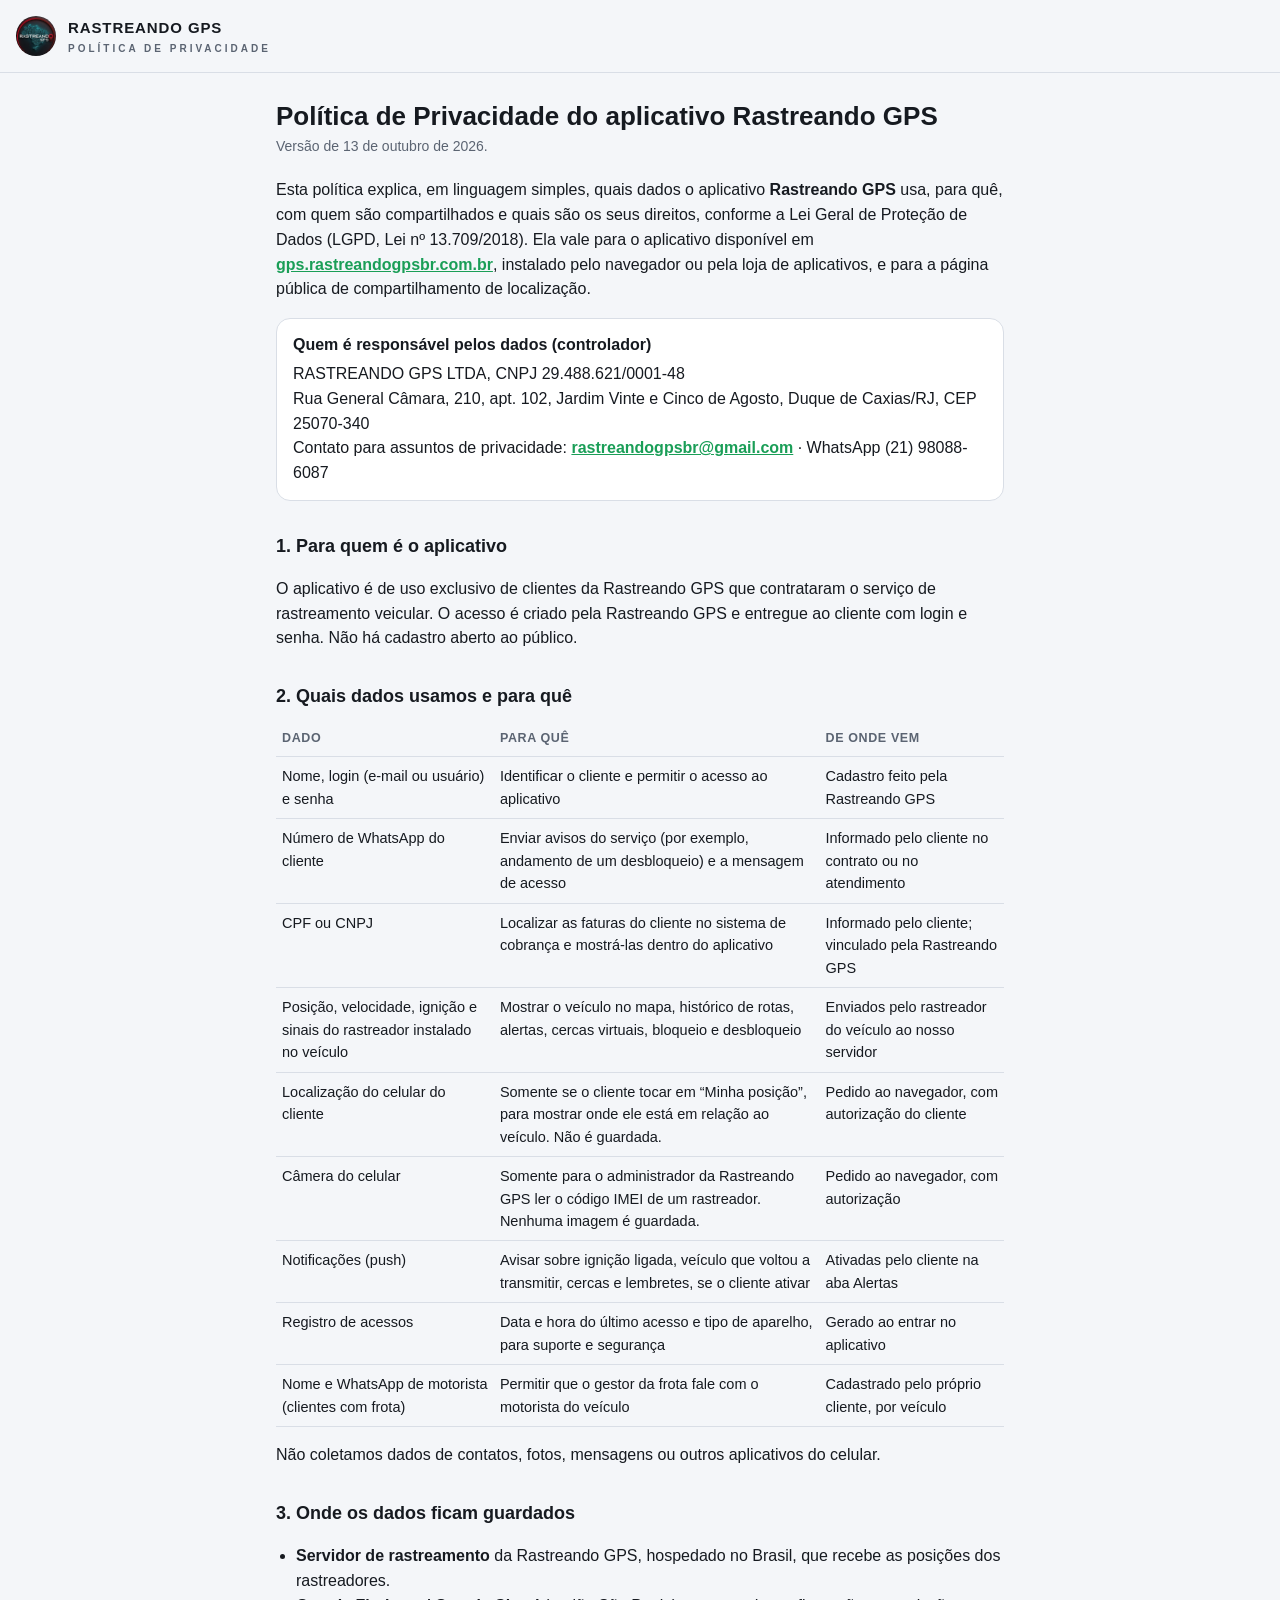
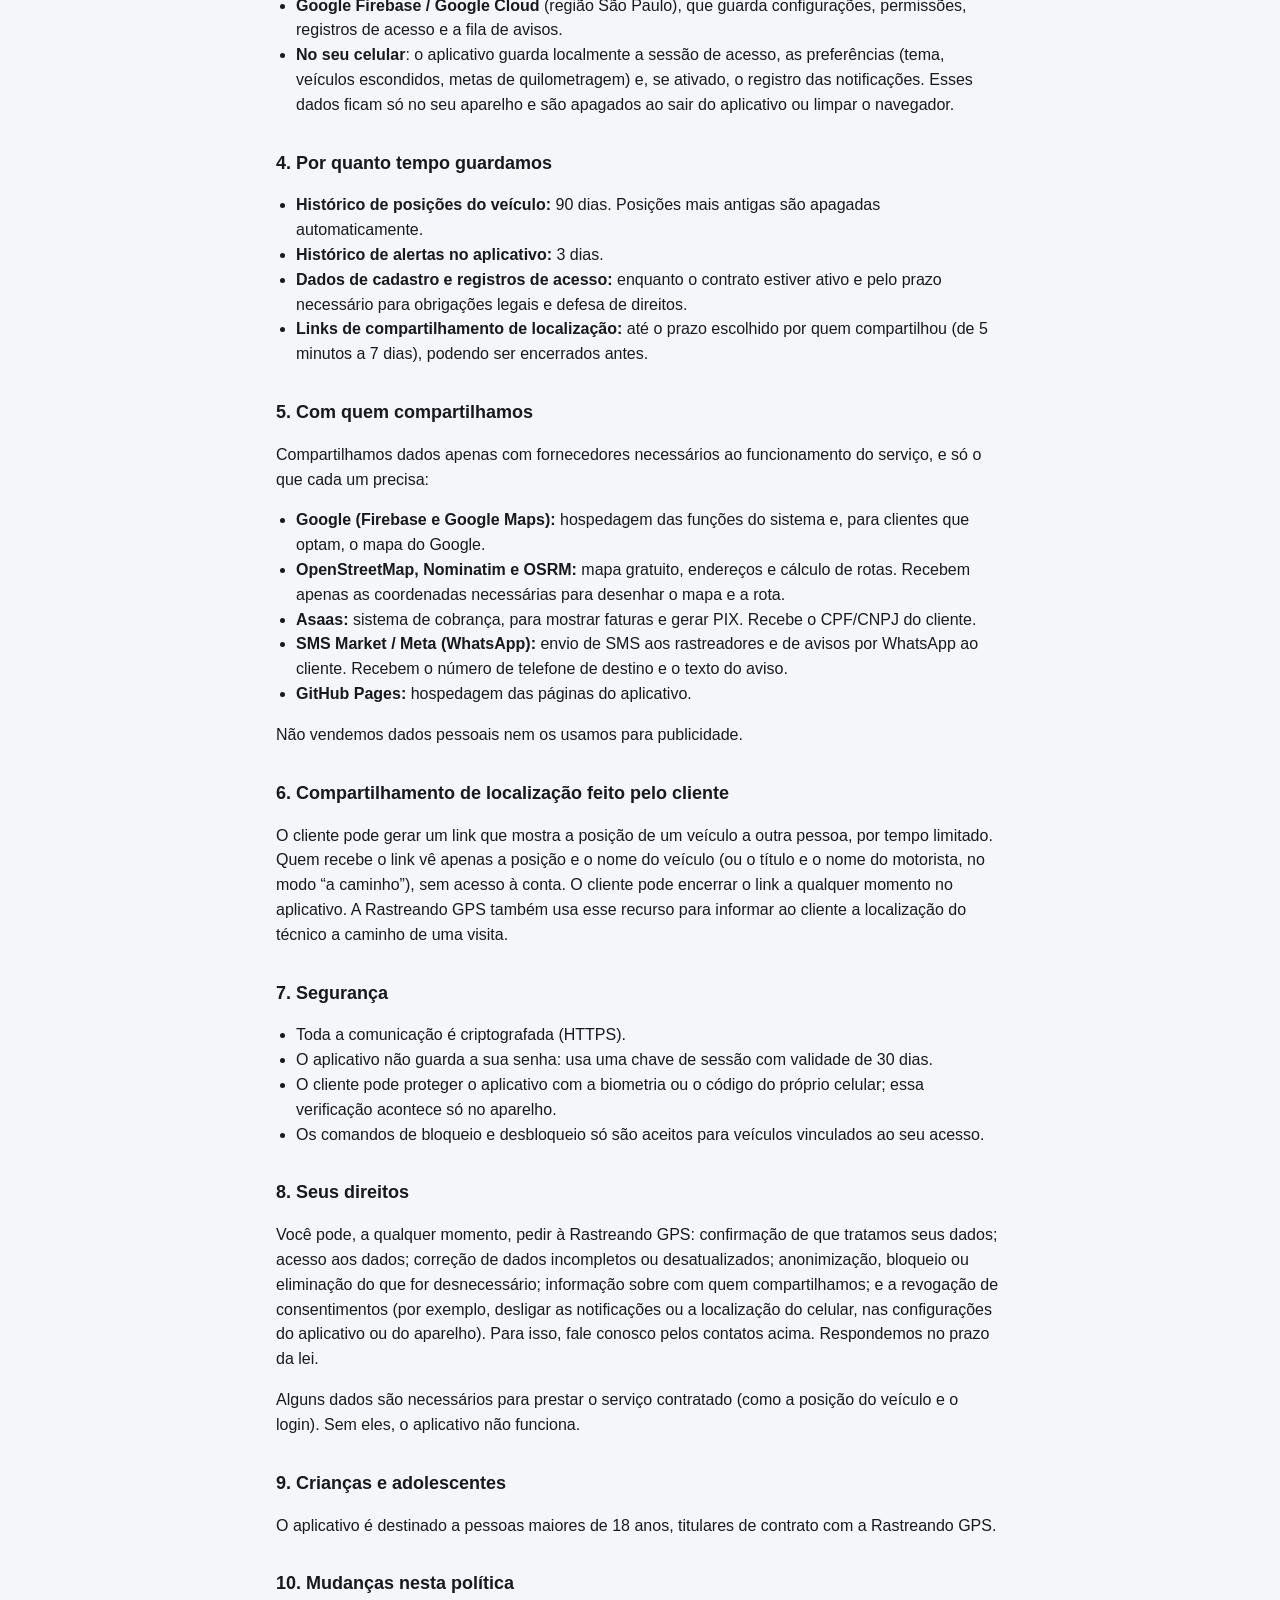
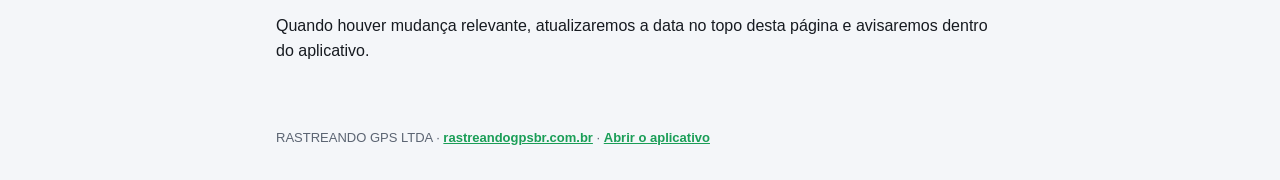
<file: privacidade.html>
<!DOCTYPE html>
<html lang="pt-BR">
<head>
<meta charset="utf-8">
<meta name="viewport" content="width=device-width, initial-scale=1, viewport-fit=cover">
<meta name="theme-color" content="#0f1115">
<title>Política de Privacidade — Rastreando GPS</title>
<link rel="icon" type="image/png" href="favicon.png">
<!--
  Política de Privacidade do aplicativo Rastreando GPS (13/10/2026).
  Endereço: https://gps.rastreandogpsbr.com.br/privacidade.html
  Exigida pelo Google Play. Mesma política vale para o app instalado pelo navegador (PWA) e pelo app da loja.
-->
<style>
:root{--bg:#f4f6f9;--card:#fff;--line:#d9dee6;--txt:#161a20;--mut:#5b6472;--red:#e3262f;--green:#1a9e57}
@media (prefers-color-scheme: dark){:root{--bg:#0f1115;--card:#171a20;--line:#2a2f39;--txt:#f2f4f7;--mut:#9aa3b2;--green:#33d17a}}
*{box-sizing:border-box}
body{margin:0;background:var(--bg);color:var(--txt);font-family:-apple-system,BlinkMacSystemFont,"Segoe UI",Roboto,Inter,sans-serif;line-height:1.55;font-size:16px}
header{display:flex;align-items:center;gap:12px;padding:16px;border-bottom:1px solid var(--line);background:var(--bg);position:sticky;top:0}
header img{width:40px;height:40px;border-radius:50%;object-fit:cover}
header b{font-weight:800;letter-spacing:.06em;font-size:15px}
header small{display:block;letter-spacing:.3em;font-size:10px;color:var(--mut);font-weight:600}
main{max-width:760px;margin:0 auto;padding:20px 16px 48px}
h1{font-size:26px;line-height:1.2;margin:8px 0 4px}
.data{color:var(--mut);font-size:14px;margin:0 0 20px}
h2{font-size:18px;margin:28px 0 8px;padding-top:4px}
p,li{color:var(--txt)}
ul{padding-left:20px}
.card{background:var(--card);border:1px solid var(--line);border-radius:14px;padding:14px 16px;margin:14px 0}
.card b{display:block;margin-bottom:4px}
table{width:100%;border-collapse:collapse;font-size:14.5px;margin:10px 0}
th,td{text-align:left;padding:8px 6px;border-bottom:1px solid var(--line);vertical-align:top}
th{color:var(--mut);font-weight:700;font-size:12.5px;text-transform:uppercase;letter-spacing:.05em}
a{color:var(--green);font-weight:600}
footer{max-width:760px;margin:0 auto;padding:0 16px 32px;color:var(--mut);font-size:13px}
</style>
</head>
<body>
<header>
  <img src="logo.jpeg" alt="" onerror="this.style.display='none'">
  <div><b>RASTREANDO GPS</b><small>POLÍTICA DE PRIVACIDADE</small></div>
</header>
<main>
  <h1>Política de Privacidade do aplicativo Rastreando GPS</h1>
  <p class="data">Versão de 13 de outubro de 2026.</p>

  <p>Esta política explica, em linguagem simples, quais dados o aplicativo <b>Rastreando GPS</b> usa, para quê, com quem são compartilhados e quais são os seus direitos, conforme a Lei Geral de Proteção de Dados (LGPD, Lei nº 13.709/2018). Ela vale para o aplicativo disponível em <a href="https://gps.rastreandogpsbr.com.br/tempo-real.html">gps.rastreandogpsbr.com.br</a>, instalado pelo navegador ou pela loja de aplicativos, e para a página pública de compartilhamento de localização.</p>

  <div class="card">
    <b>Quem é responsável pelos dados (controlador)</b>
    RASTREANDO GPS LTDA, CNPJ 29.488.621/0001-48<br>
    Rua General Câmara, 210, apt. 102, Jardim Vinte e Cinco de Agosto, Duque de Caxias/RJ, CEP 25070-340<br>
    Contato para assuntos de privacidade: <a href="mailto:rastreandogpsbr@gmail.com">rastreandogpsbr@gmail.com</a> · WhatsApp (21) 98088-6087
  </div>

  <h2>1. Para quem é o aplicativo</h2>
  <p>O aplicativo é de uso exclusivo de clientes da Rastreando GPS que contrataram o serviço de rastreamento veicular. O acesso é criado pela Rastreando GPS e entregue ao cliente com login e senha. Não há cadastro aberto ao público.</p>

  <h2>2. Quais dados usamos e para quê</h2>
  <table>
    <tr><th>Dado</th><th>Para quê</th><th>De onde vem</th></tr>
    <tr><td>Nome, login (e-mail ou usuário) e senha</td><td>Identificar o cliente e permitir o acesso ao aplicativo</td><td>Cadastro feito pela Rastreando GPS</td></tr>
    <tr><td>Número de WhatsApp do cliente</td><td>Enviar avisos do serviço (por exemplo, andamento de um desbloqueio) e a mensagem de acesso</td><td>Informado pelo cliente no contrato ou no atendimento</td></tr>
    <tr><td>CPF ou CNPJ</td><td>Localizar as faturas do cliente no sistema de cobrança e mostrá-las dentro do aplicativo</td><td>Informado pelo cliente; vinculado pela Rastreando GPS</td></tr>
    <tr><td>Posição, velocidade, ignição e sinais do rastreador instalado no veículo</td><td>Mostrar o veículo no mapa, histórico de rotas, alertas, cercas virtuais, bloqueio e desbloqueio</td><td>Enviados pelo rastreador do veículo ao nosso servidor</td></tr>
    <tr><td>Localização do celular do cliente</td><td>Somente se o cliente tocar em “Minha posição”, para mostrar onde ele está em relação ao veículo. Não é guardada.</td><td>Pedido ao navegador, com autorização do cliente</td></tr>
    <tr><td>Câmera do celular</td><td>Somente para o administrador da Rastreando GPS ler o código IMEI de um rastreador. Nenhuma imagem é guardada.</td><td>Pedido ao navegador, com autorização</td></tr>
    <tr><td>Notificações (push)</td><td>Avisar sobre ignição ligada, veículo que voltou a transmitir, cercas e lembretes, se o cliente ativar</td><td>Ativadas pelo cliente na aba Alertas</td></tr>
    <tr><td>Registro de acessos</td><td>Data e hora do último acesso e tipo de aparelho, para suporte e segurança</td><td>Gerado ao entrar no aplicativo</td></tr>
    <tr><td>Nome e WhatsApp de motorista (clientes com frota)</td><td>Permitir que o gestor da frota fale com o motorista do veículo</td><td>Cadastrado pelo próprio cliente, por veículo</td></tr>
  </table>
  <p>Não coletamos dados de contatos, fotos, mensagens ou outros aplicativos do celular.</p>

  <h2>3. Onde os dados ficam guardados</h2>
  <ul>
    <li><b>Servidor de rastreamento</b> da Rastreando GPS, hospedado no Brasil, que recebe as posições dos rastreadores.</li>
    <li><b>Google Firebase / Google Cloud</b> (região São Paulo), que guarda configurações, permissões, registros de acesso e a fila de avisos.</li>
    <li><b>No seu celular</b>: o aplicativo guarda localmente a sessão de acesso, as preferências (tema, veículos escondidos, metas de quilometragem) e, se ativado, o registro das notificações. Esses dados ficam só no seu aparelho e são apagados ao sair do aplicativo ou limpar o navegador.</li>
  </ul>

  <h2>4. Por quanto tempo guardamos</h2>
  <ul>
    <li><b>Histórico de posições do veículo:</b> 90 dias. Posições mais antigas são apagadas automaticamente.</li>
    <li><b>Histórico de alertas no aplicativo:</b> 3 dias.</li>
    <li><b>Dados de cadastro e registros de acesso:</b> enquanto o contrato estiver ativo e pelo prazo necessário para obrigações legais e defesa de direitos.</li>
    <li><b>Links de compartilhamento de localização:</b> até o prazo escolhido por quem compartilhou (de 5 minutos a 7 dias), podendo ser encerrados antes.</li>
  </ul>

  <h2>5. Com quem compartilhamos</h2>
  <p>Compartilhamos dados apenas com fornecedores necessários ao funcionamento do serviço, e só o que cada um precisa:</p>
  <ul>
    <li><b>Google (Firebase e Google Maps):</b> hospedagem das funções do sistema e, para clientes que optam, o mapa do Google.</li>
    <li><b>OpenStreetMap, Nominatim e OSRM:</b> mapa gratuito, endereços e cálculo de rotas. Recebem apenas as coordenadas necessárias para desenhar o mapa e a rota.</li>
    <li><b>Asaas:</b> sistema de cobrança, para mostrar faturas e gerar PIX. Recebe o CPF/CNPJ do cliente.</li>
    <li><b>SMS Market / Meta (WhatsApp):</b> envio de SMS aos rastreadores e de avisos por WhatsApp ao cliente. Recebem o número de telefone de destino e o texto do aviso.</li>
    <li><b>GitHub Pages:</b> hospedagem das páginas do aplicativo.</li>
  </ul>
  <p>Não vendemos dados pessoais nem os usamos para publicidade.</p>

  <h2>6. Compartilhamento de localização feito pelo cliente</h2>
  <p>O cliente pode gerar um link que mostra a posição de um veículo a outra pessoa, por tempo limitado. Quem recebe o link vê apenas a posição e o nome do veículo (ou o título e o nome do motorista, no modo “a caminho”), sem acesso à conta. O cliente pode encerrar o link a qualquer momento no aplicativo. A Rastreando GPS também usa esse recurso para informar ao cliente a localização do técnico a caminho de uma visita.</p>

  <h2>7. Segurança</h2>
  <ul>
    <li>Toda a comunicação é criptografada (HTTPS).</li>
    <li>O aplicativo não guarda a sua senha: usa uma chave de sessão com validade de 30 dias.</li>
    <li>O cliente pode proteger o aplicativo com a biometria ou o código do próprio celular; essa verificação acontece só no aparelho.</li>
    <li>Os comandos de bloqueio e desbloqueio só são aceitos para veículos vinculados ao seu acesso.</li>
  </ul>

  <h2>8. Seus direitos</h2>
  <p>Você pode, a qualquer momento, pedir à Rastreando GPS: confirmação de que tratamos seus dados; acesso aos dados; correção de dados incompletos ou desatualizados; anonimização, bloqueio ou eliminação do que for desnecessário; informação sobre com quem compartilhamos; e a revogação de consentimentos (por exemplo, desligar as notificações ou a localização do celular, nas configurações do aplicativo ou do aparelho). Para isso, fale conosco pelos contatos acima. Respondemos no prazo da lei.</p>
  <p>Alguns dados são necessários para prestar o serviço contratado (como a posição do veículo e o login). Sem eles, o aplicativo não funciona.</p>

  <h2>9. Crianças e adolescentes</h2>
  <p>O aplicativo é destinado a pessoas maiores de 18 anos, titulares de contrato com a Rastreando GPS.</p>

  <h2>10. Mudanças nesta política</h2>
  <p>Quando houver mudança relevante, atualizaremos a data no topo desta página e avisaremos dentro do aplicativo.</p>
</main>
<footer>RASTREANDO GPS LTDA · <a href="https://rastreandogpsbr.com.br">rastreandogpsbr.com.br</a> · <a href="https://gps.rastreandogpsbr.com.br/tempo-real.html">Abrir o aplicativo</a></footer>
</body>
</html>
</file>
